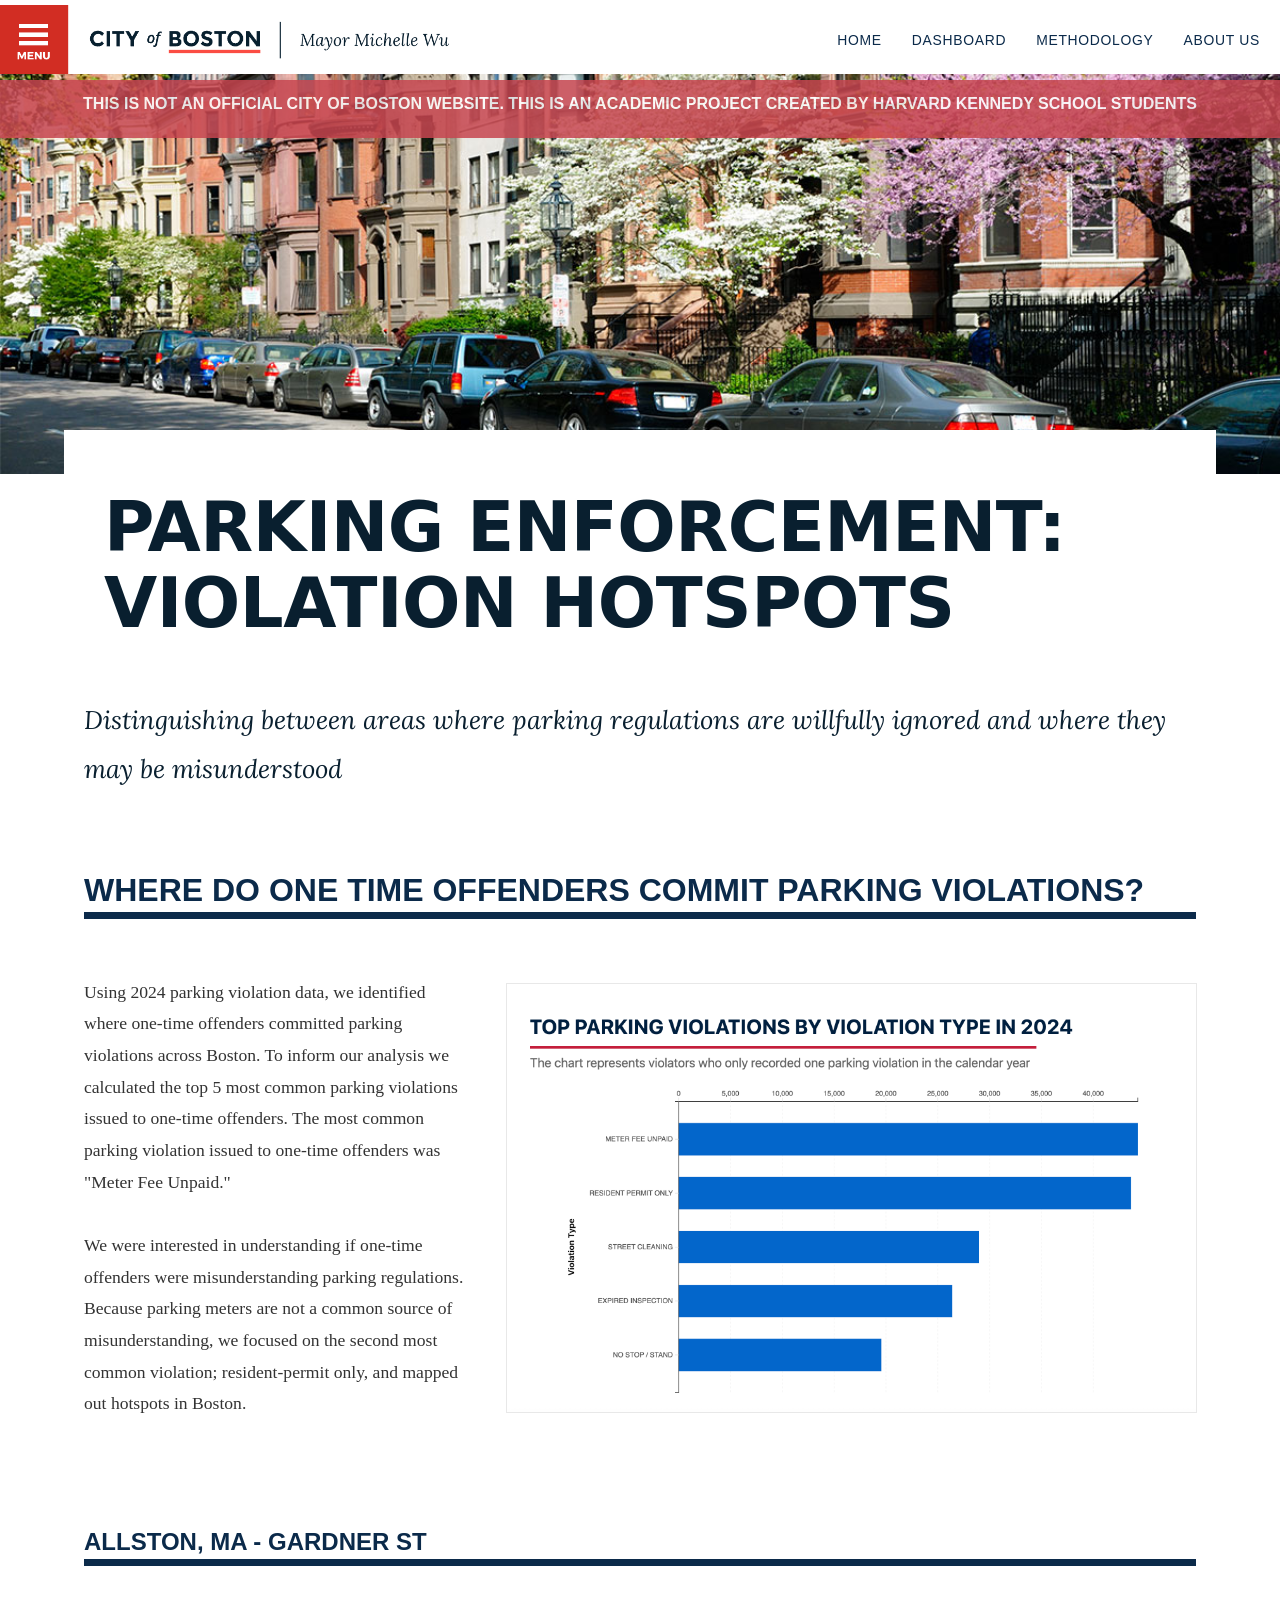
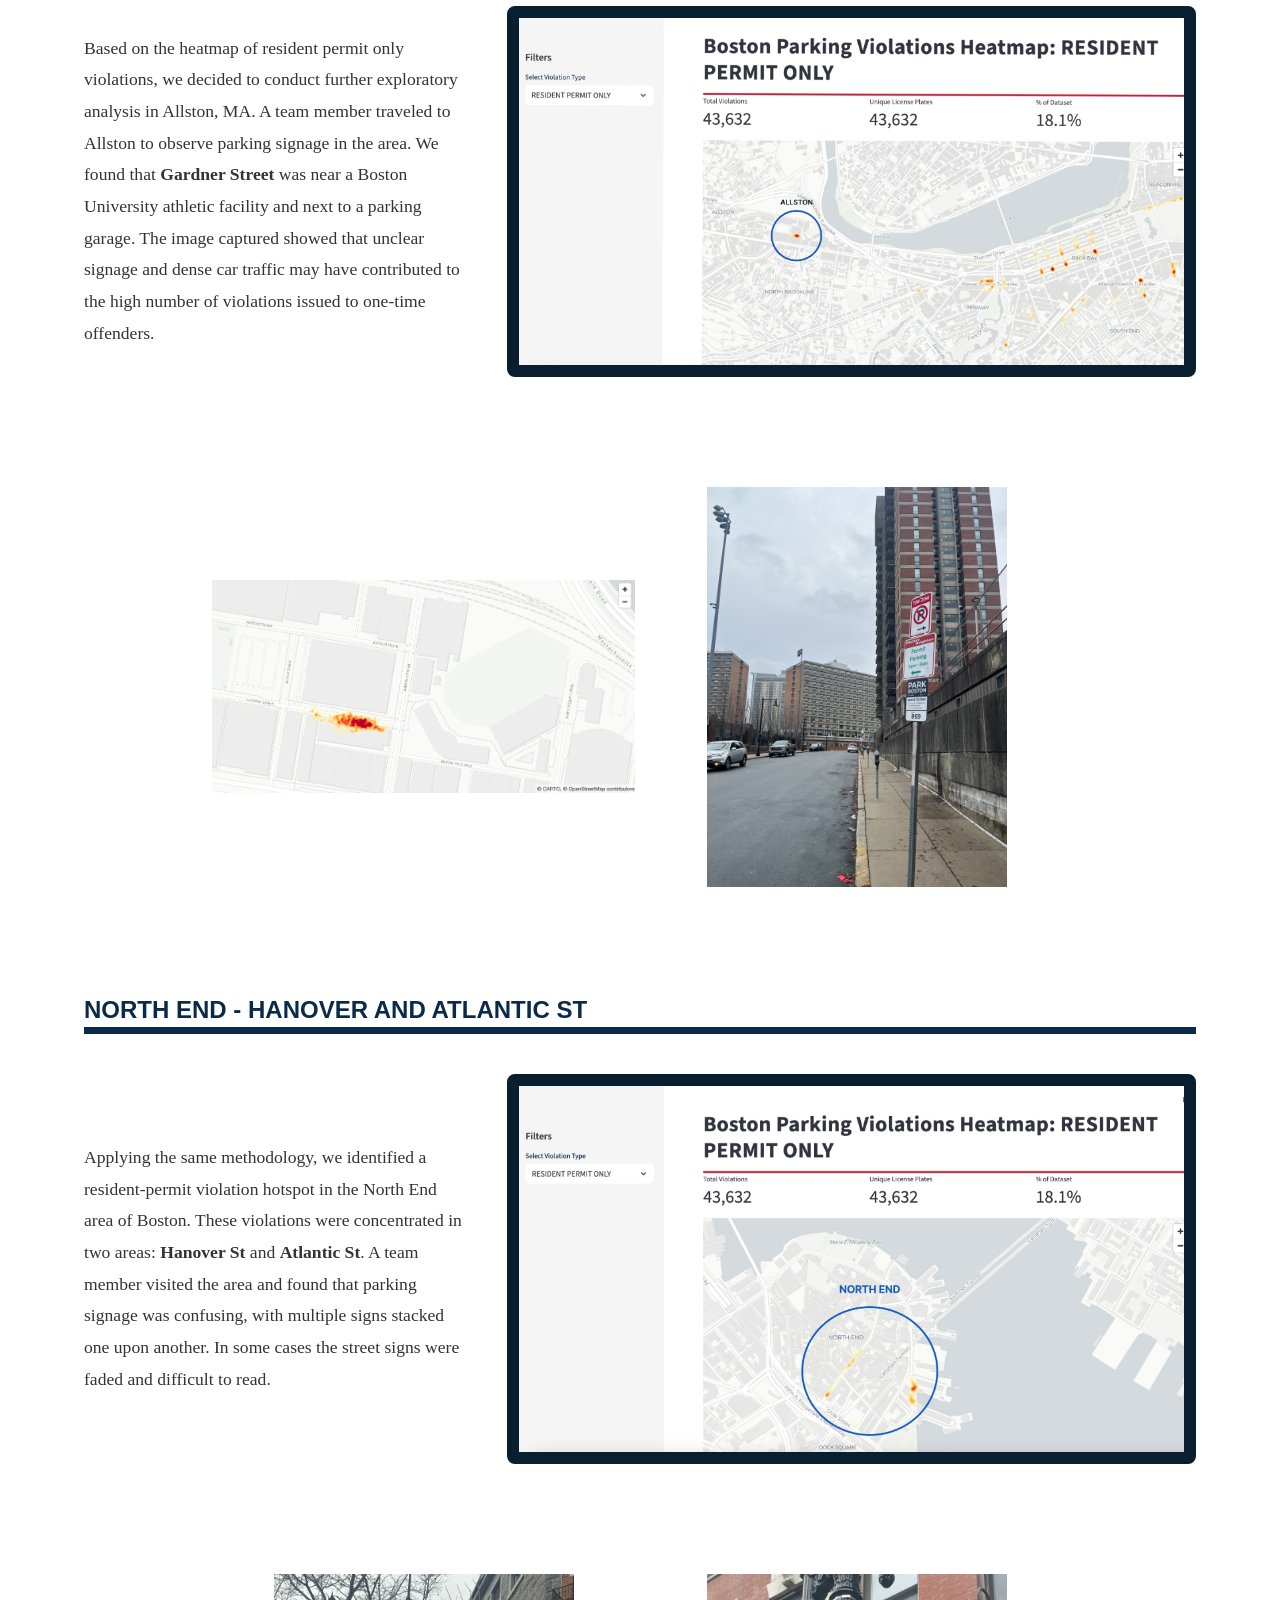
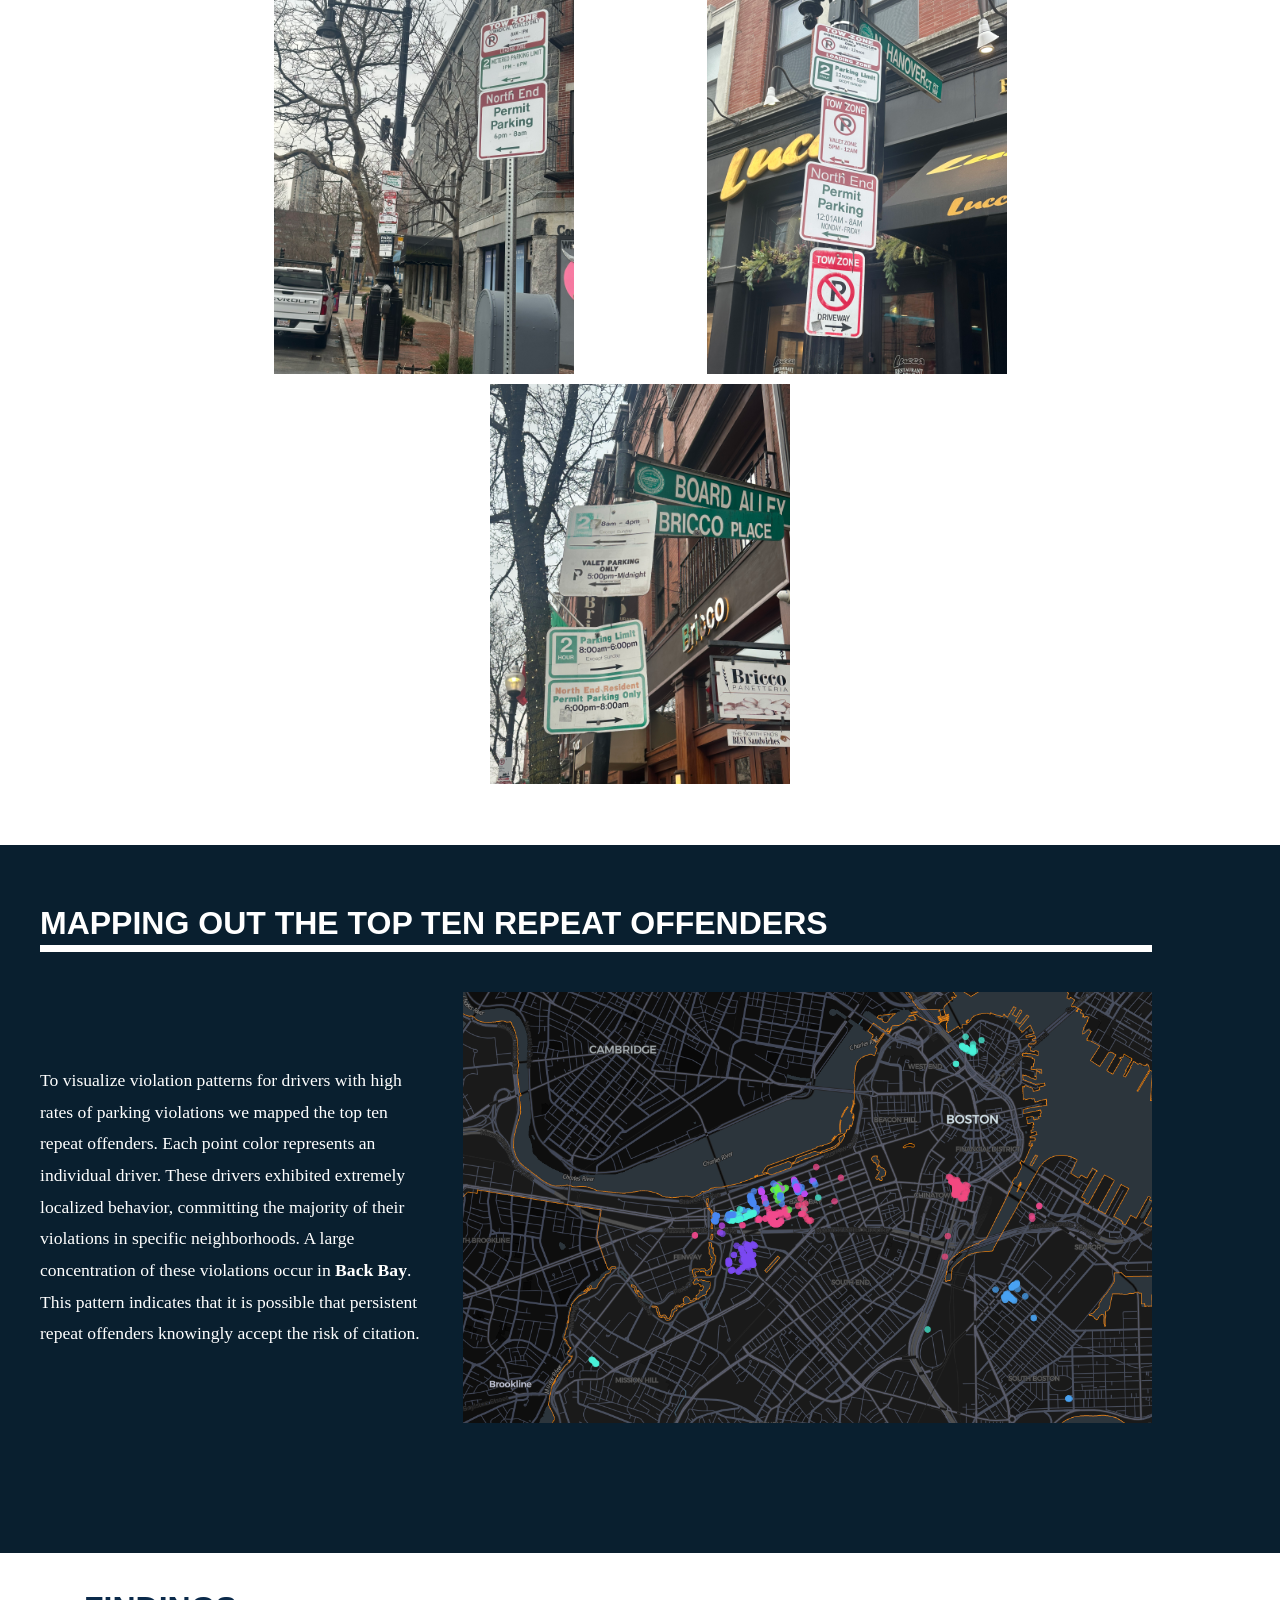
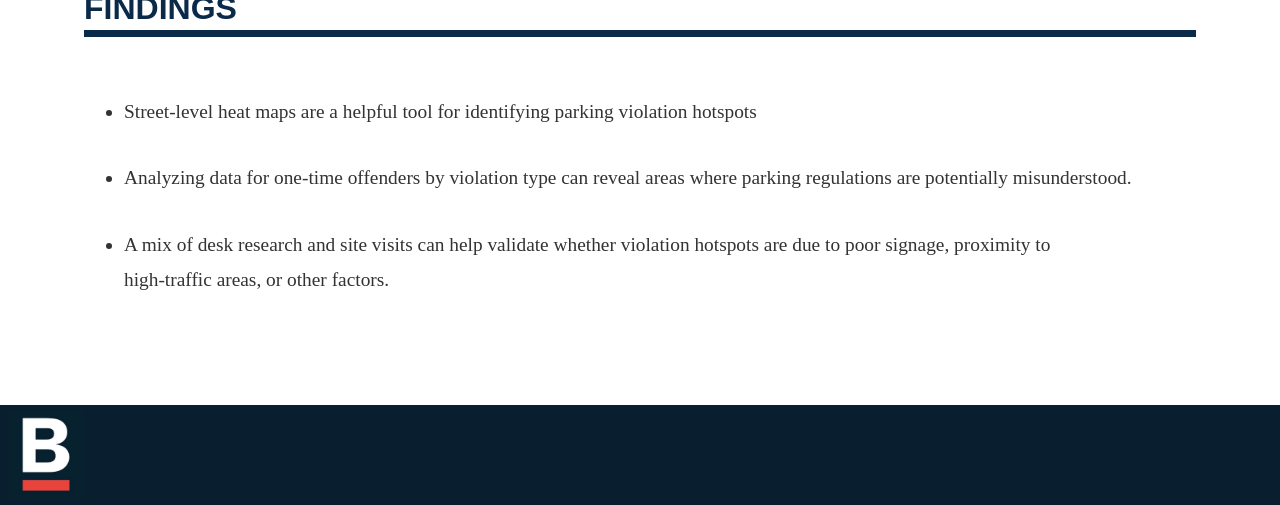
<file: index.html>
<!DOCTYPE html>
<html>
<head>
        <title>2026 Parking Plan-Boston</title>
        <link rel="stylesheet" type="text/css" href="styles/stylehome.css"> <!-- renamed the css stylesheet to improve code organization -->

        <style>
          .blue-bordered-img {
            border: 12px solid #091f2f;
            border-radius: 8px;
            box-sizing: border-box;
          }
        </style>
  <script src="https://code4policy.com/c4p-notice.js" data-year="2026" data-name="Parking Enforcement: Violation Hotspots" defer></script>
</head>

<body>
    <header class="site-header">
        <div class="header-top">
            <img src="images/michelle_wu_sign.png" alt="bostonlogo" width="80" class="logo"> <!--  embedded image of city of boston website to make the head of the website align with brand-->

            <nav class="top-nav">
                <a href="index.html" class="nav-link">Home</a>
                 <a href="https://boston-parking-violations-demo-ckw9.onrender.com/" class="nav-link" target="_blank">Dashboard</a> <!-- embedded link to dashboard on render instead of streamlit -->
                <a href="methodology/methodology.html" class="nav-link">Methodology</a>
                <a href='about_us/about_us.html' class="nav-link">About Us</a> 
               
            </nav>
        </div>
    </header> 
    <div class="separator-bar"></div>

<!-- Body Section -->
    <main class="page-body">
        <h1 class="top-placeholder-heading">Parking Enforcement: Violation Hotspots</h1>
        <p class="placeholder-subheader"> Distinguishing between areas where parking regulations are willfully ignored and where they may be misunderstood
            <br>
            <br> <!-- added these breaks to generate some breathing space for the user -->
            
        </p>

        <section class="full-width-image-section">
            <img src="images/parking.jpg" alt="Vision Zero Image">
        </section>

        <section class="side-by-side-content-section header-top-section">
            <h2>WHERE DO ONE TIME OFFENDERS COMMIT PARKING VIOLATIONS?</h2>
        </section>

        <section class="side-by-side-content-section">
            <!-- Text on the left -->
            <div class="text">
                <p>
                    Using 2024 parking violation data, we identified where one-time offenders committed parking violations across Boston. To inform our analysis we calculated the top 5 most common parking violations issued to one-time offenders. The most common parking violation issued to one-time offenders was "Meter Fee Unpaid." <br><br>We were interested in understanding if one-time offenders were misunderstanding parking regulations. Because parking meters are not a common source of misunderstanding, we focused on the second most common violation; resident-permit only, and mapped out hotspots in Boston.
                    
                </p>
            </div>
            <!-- Image on the right -->
            <div class="image-item">
                <img src="images/top_five_onetime.png" alt="bar chart showing top five parking violations for one time offenders">
            </div>

        </section>
               <section class="side-by-side-content-section header-top-section">
            <h2 class="smaller-header">Allston, MA - Gardner St</h2>
        </section>

        <section class="side-by-side-content-section">
            <!-- Text on the left -->
            <div class="text">
                <p>
                      Based on the heatmap of resident permit only violations, we decided to conduct further exploratory analysis in Allston, MA. A team member traveled to Allston to observe parking signage in the area. We found that <b>Gardner Street</b> was near a Boston University athletic facility and next to a parking garage. The image captured showed that unclear signage and dense car traffic may have contributed to the high number of violations issued to one-time offenders.  
                </p>
            </div>
            <!-- Image on the right -->
            <div class="image-item">
                <img src="images/resident_permit_allston.jpeg" alt="map showing resident permit violations for one time offenders" class="blue-bordered-img">
            </div>
        </section>

        <section class="side-by-side-section">
            <div class="image-item allston-image">
                <img src="images/allston_residentpermit_zoom.png" alt="zoomed map of Allston resident permit violations"> <!-- when embedding images, i tried to make the alt readable in case a user needs to reference the image folder -->
            </div>
            <div class="image-item">
                <img src="images/gardner_st.jpeg" alt="Gardner St photo">
            </div>
         
        </section>
        
        <section class="side-by-side-content-section header-top-section">
            <h2 class="smaller-header"> <br><br><br>North End - Hanover and Atlantic St</h2>
        </section>

        <section class="side-by-side-content-section">
            <!-- Text on the left -->
            <div class="text">
                <p>
                    Applying the same methodology, we identified a resident-permit violation hotspot in the North End area of Boston. These violations were concentrated in two areas: <b>Hanover St</b> and <b>Atlantic St</b>. A team member visited the area and found that parking signage was confusing, with multiple signs stacked one upon another. In some cases the street signs were faded and difficult to read.
                </p>
            </div>
            <!-- Image on the right -->
            <div class="image-item">
                <img src="images/north_end_resident_hotspot.jpeg" alt="North End resident permit hotspot map" class="blue-bordered-img">
            </div>
        </section>

        <section class="side-by-side-section">
            <div class="image-item">
                <img src="images/multisignatlantic.jpeg" alt="Hanover St photo">
            </div>
            <div class="image-item">
                <img src="images/hanover_st_2.jpeg" alt="Atlantic St photo">
            </div>
            <div class="image-item">
                <img src="images/fededhanover.jpeg" alt="Gardner St photo">
            </div>
        </section> <!-- embedded the 3 images side by side to illustrate signage issues in the North End -->
<br>
<br>
        <div class="blue-background-section">
            <section class="side-by-side-content-section header-top-section">
                <h2>mapping out the top ten repeat offenders</h2>
            </section>

            <section class="side-by-side-content-section">
                <!-- Text on the left -->
                <div class="text">
                    <p>
                        To visualize violation patterns for drivers with high rates of parking violations we mapped the top ten repeat offenders. Each point color represents an individual driver. These drivers exhibited extremely localized behavior, committing the majority of their violations in specific neighborhoods. A large concentration of these violations occur in <b>Back Bay</b>. This pattern indicates that it is possible that persistent repeat offenders knowingly accept the risk of citation.
                    </p>
                </div>
                <!-- Image on the right -->
                <div class="image-item">
                    <img src="images/top_ten_overall_offenders.png" alt="map showing top ten repeat offenders">
                </div>
            </section>
        </div>

        <section class="side-by-side-content-section header-top-section">
            <h2><br>FINDINGS</h2>
        </section>

        <section class="side-by-side-content-section">
            <div class="text">
                <ul>
                    <li>Street-level heat maps are a helpful tool for identifying parking violation hotspots</li> <br>
                    <li>Analyzing data for one-time offenders by violation type can reveal areas where parking regulations are potentially misunderstood.</li> <br>
                    <li>A mix of desk research and site visits can help validate whether violation hotspots are due to poor signage, proximity to <br>high-traffic areas, or other factors.</li>
                </ul>
            </div>
        </section>
    </main>
    
    <!-- Back to Top Button -->
    <button id="backToTopBtn" class="back-to-top-btn" title="Go to top">
        <div class="button-content">
            <svg class="button-arrow" width="24" height="24" viewBox="0 0 24 24" fill="none" stroke="white" stroke-width="2">
                <polyline points="18 15 12 9 6 15"></polyline>
            </svg>
            <span class="button-text">BACK TO TOP</span>
        </div>
    </button>

    <div class="disclaimer-container">
        <h3> This is not an official City of Boston website. This is an academic project created by Harvard Kennedy School students</h3>
    </div>
    <div class="separator-bar">
        <img src="images/bostonlogo.jpg" alt="bostonlogo" class="separator-logo">
    </div>

    <script>
        // Get the back to top button
        const backToTopBtn = document.getElementById('backToTopBtn');
        
        // Function to handle scroll events
        function handleScroll() {
            // Get the Allston header element
            const allstonHeader = document.querySelector('h2.smaller-header');
            
            if (allstonHeader) {
                // Get the position of the Allston header
                const headerRect = allstonHeader.getBoundingClientRect(); 
                
                // Show button if the header is above the viewport (no longer visible)
                if (headerRect.top < 0) {
                    backToTopBtn.classList.add('show');
                } else {
                    backToTopBtn.classList.remove('show');
                }
            }
        }
        
        // Add scroll event listener
        window.addEventListener('scroll', handleScroll);
        
        // Add click event listener to button
        backToTopBtn.addEventListener('click', function() {
            window.scrollTo({
                top: 0,
                behavior: 'smooth'
            });
        });
    </script> <!-- generated back to top button script so that a user can easily navigate to the top of the page if disoriented. in line 180-182 I set the Allston-Gardner St subheader as the reference point for when to activate/de-activate this feature -->

    </body>
</html>
</file>
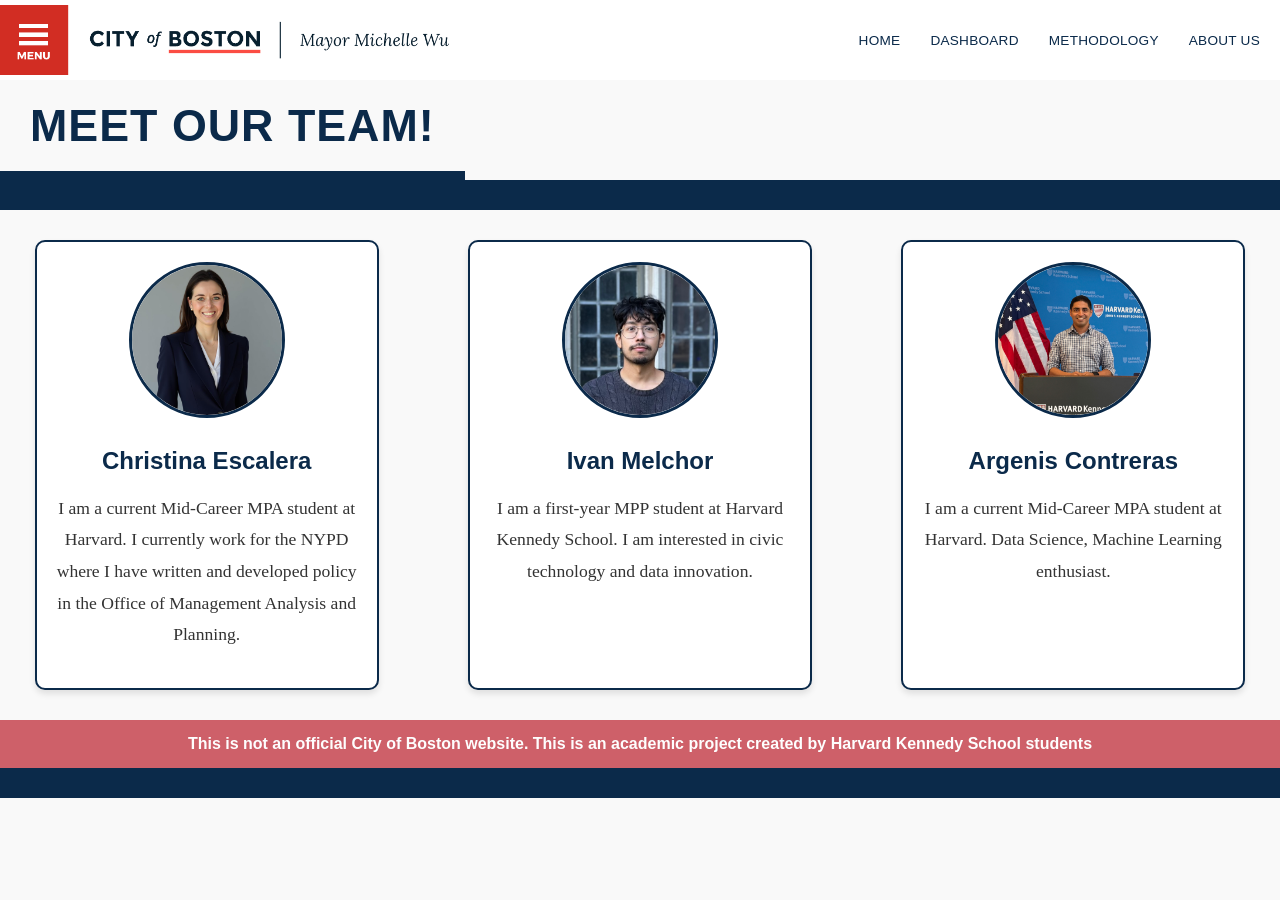
<file: our-team/index.html>
<!DOCTYPE html>
<html lang="en">
<head>
  <meta charset="UTF-8">
  <meta name="viewport" content="width=device-width, initial-scale=1.0">
  <title>Team Bios</title>
  <link rel="stylesheet" href="../styles/ourteam.css">
</head>
<body>

  <header class="site-header">
    <div class="header-top">
      <img src="../images/michelle_wu_sign.png" alt="bostonlogo" width="80" class="logo">
      <nav class="top-nav">
        <a href="../index.html" class="nav-link">Home</a>
        <a href="https://bostonparkingdashboard.streamlit.app/" class="nav-link" target="_blank">Dashboard</a>
        <a href="../2024Hazardous/2024hazardous.html" class="nav-link">Methodology</a>
        <a href="../our-team/index.html" class="nav-link">About Us</a>
      </nav>
    </div>
    <h1 class="header-text">Meet Our Team!</h1>
  </header>

  <div class="separator-bar"></div>

    

  <div class="team-container">
    <div class="team-member">
      <img src="images/christina.JPG" alt="Person 1">
      <h2>Christina Escalera</h2>
      <p>I am a current Mid-Career MPA student at Harvard. I currently work for the NYPD where I have written and developed policy in the Office of Management Analysis and Planning. </p>
    </div>

    <div class="team-member">
      <img src="images/IMG_0946.jpg" alt="Person 2">
      <h2>Ivan Melchor</h2>
      <p>I am a first-year MPP student at Harvard Kennedy School. I am interested in civic technology and data innovation.</p>
    </div>

    <div class="team-member">
      <img src="images/arge.jpg" alt="Person 3">
      <h2>Argenis Contreras</h2>
      <p>I am a current Mid-Career MPA student at Harvard. Data Science, Machine Learning enthusiast.</p>
    </div>
    </div>
    
    <div class="disclaimer-container">
        <h3> This is not an official City of Boston website. This is an academic project created by Harvard Kennedy School students</h3>
    </div>
    <div class="separator-bar"></div>


<!-- HOME button removed as requested -->
</body>
</html>
</file>
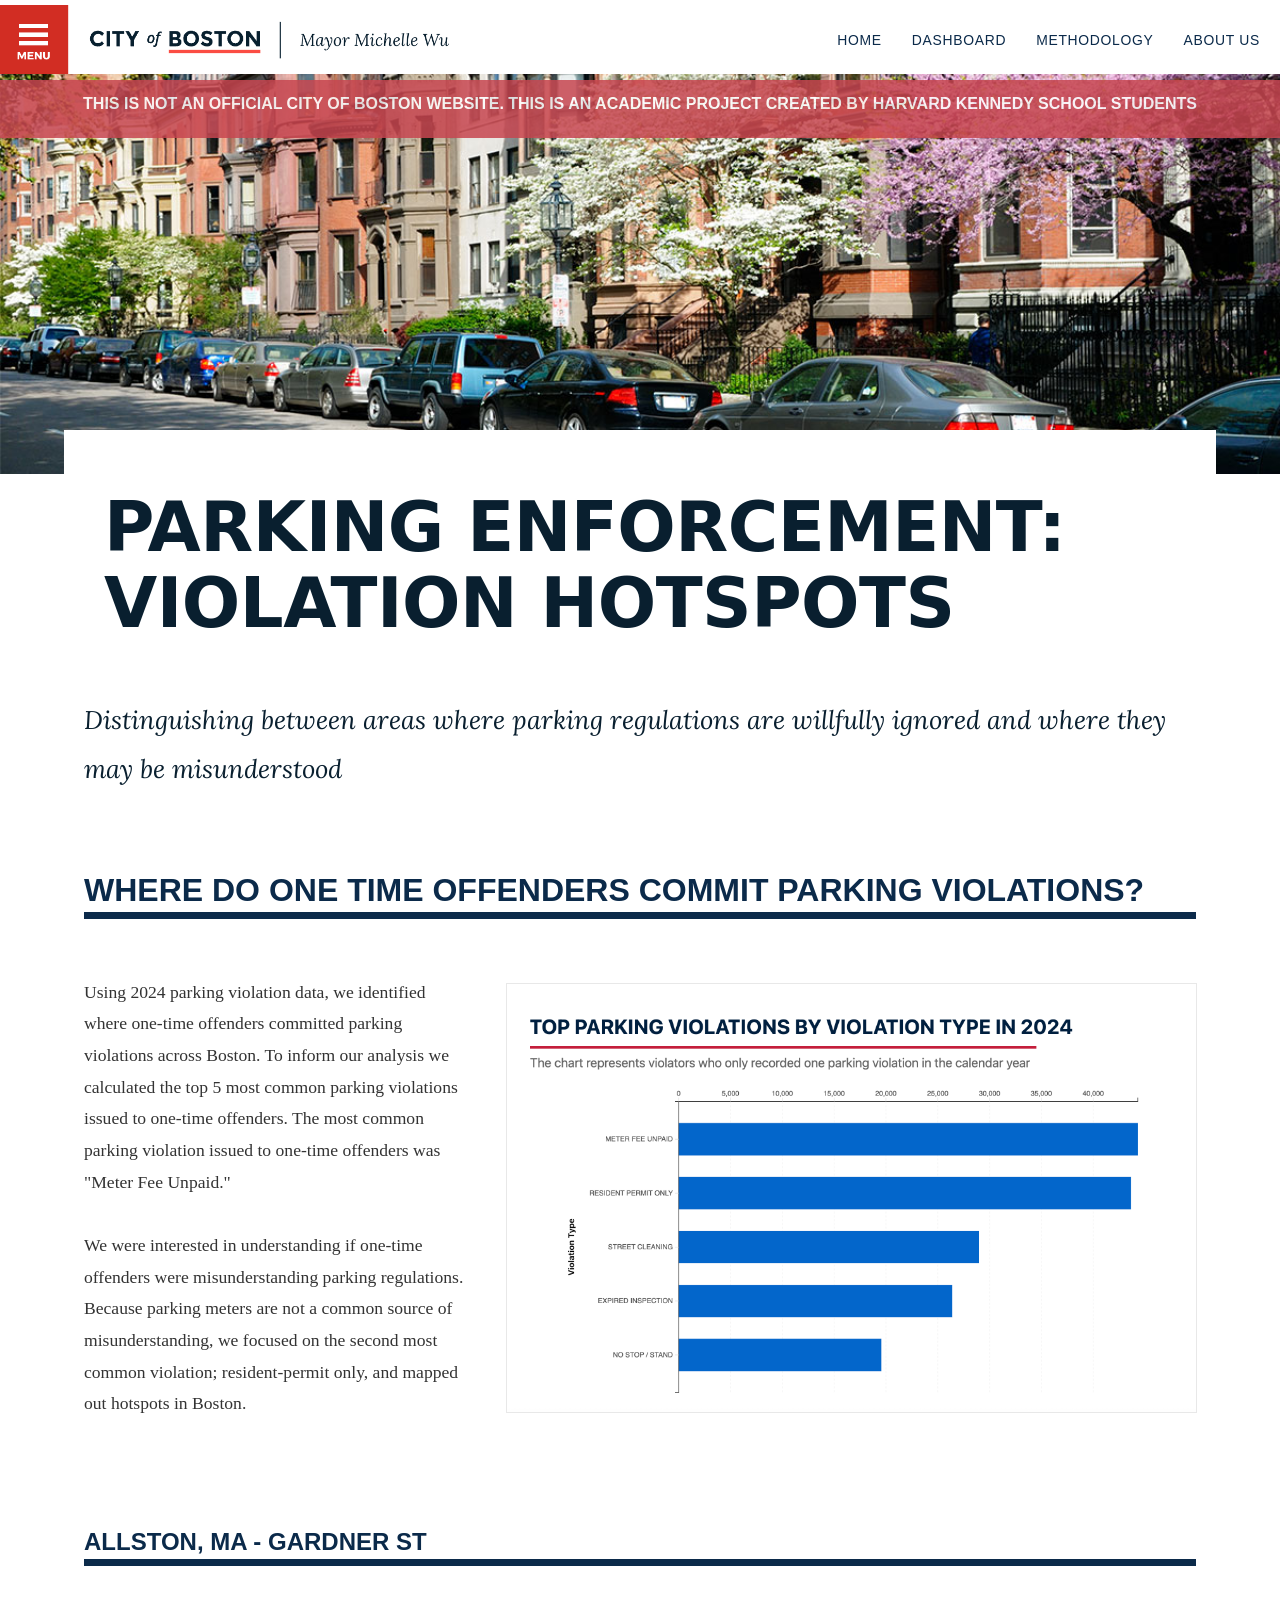
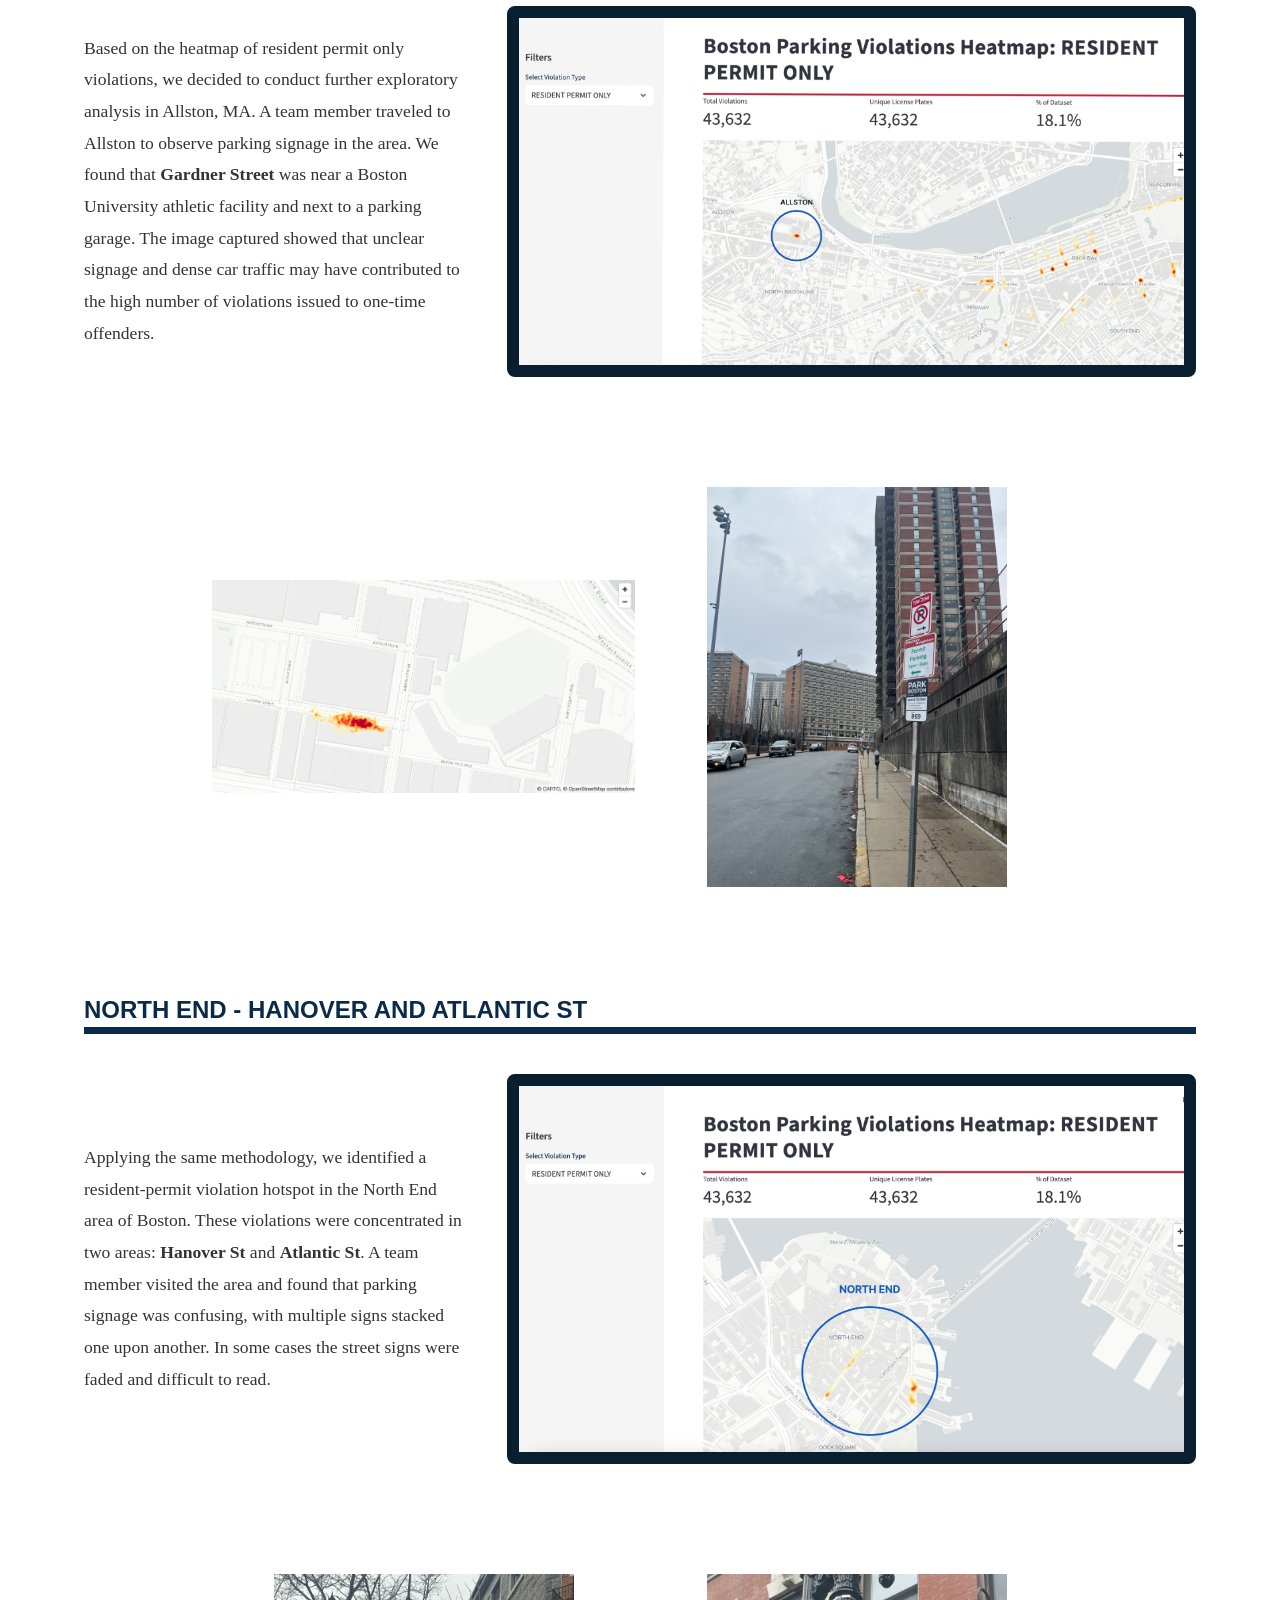
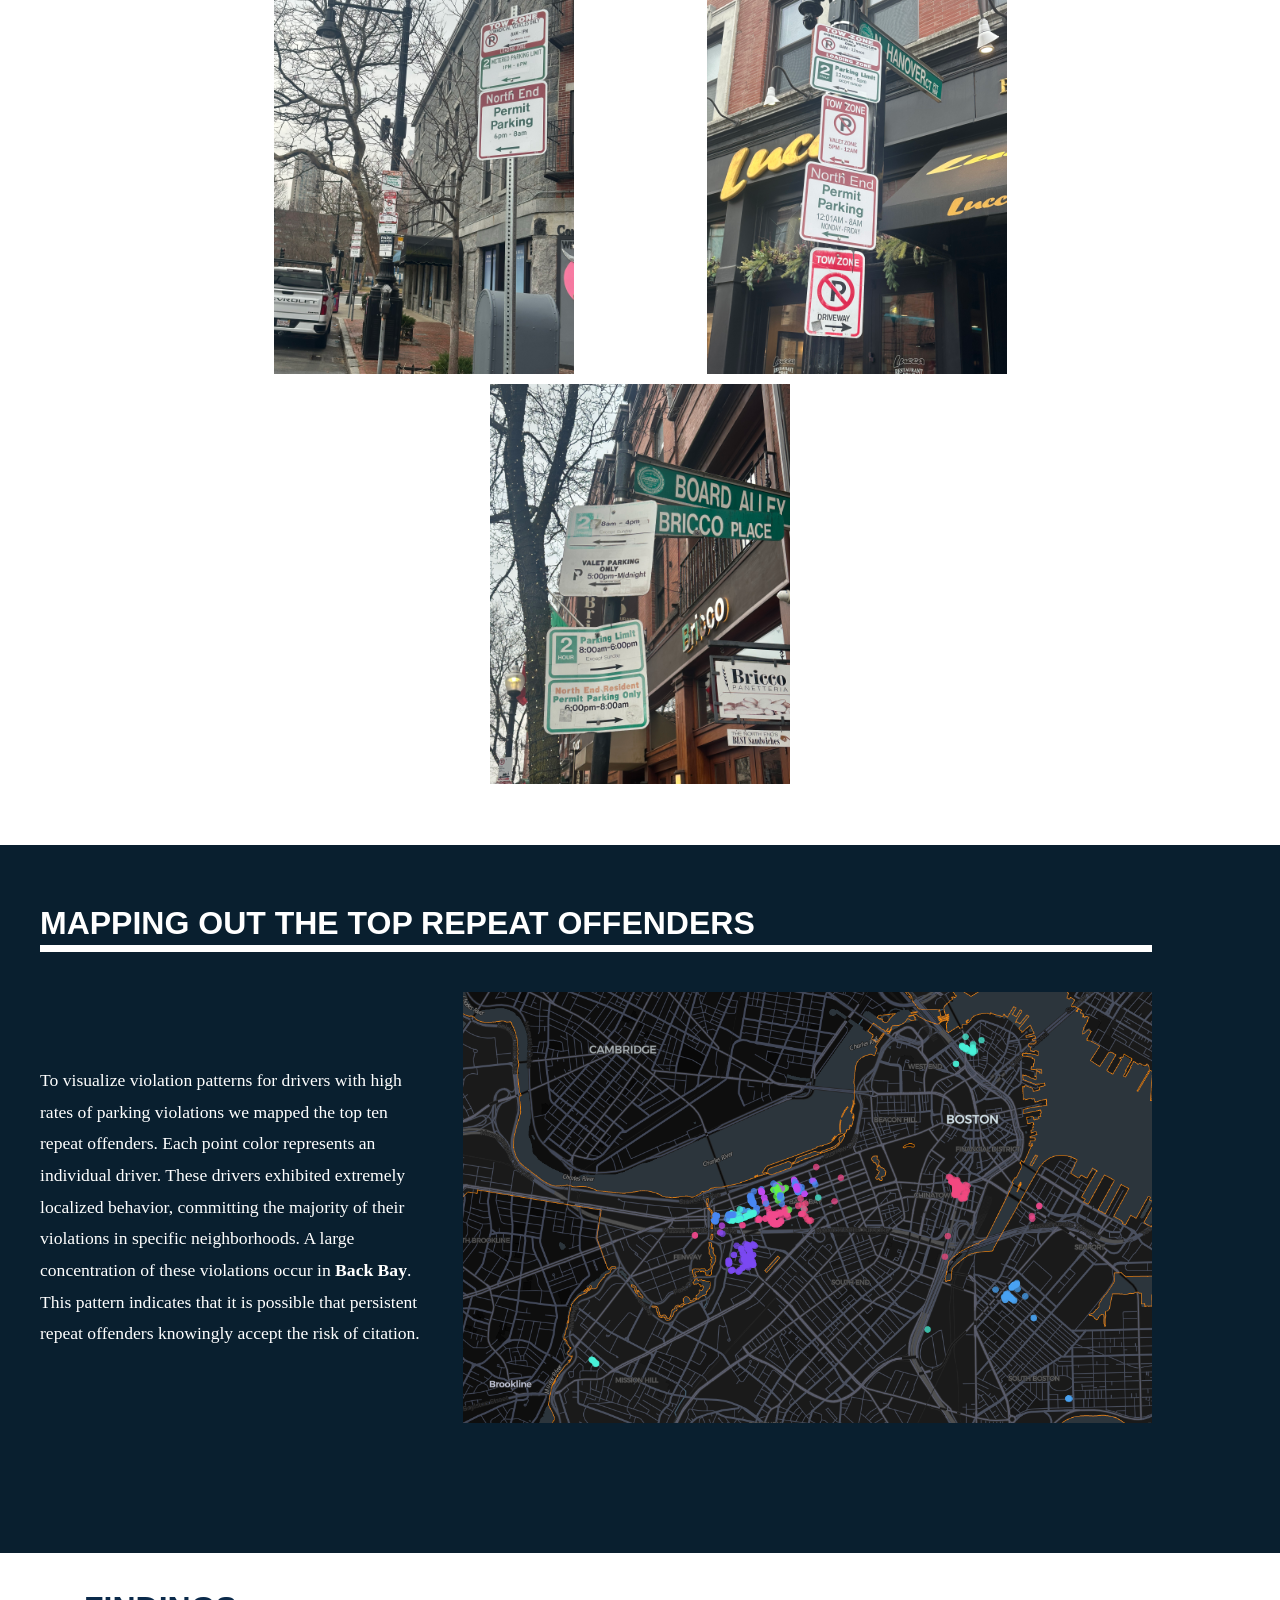
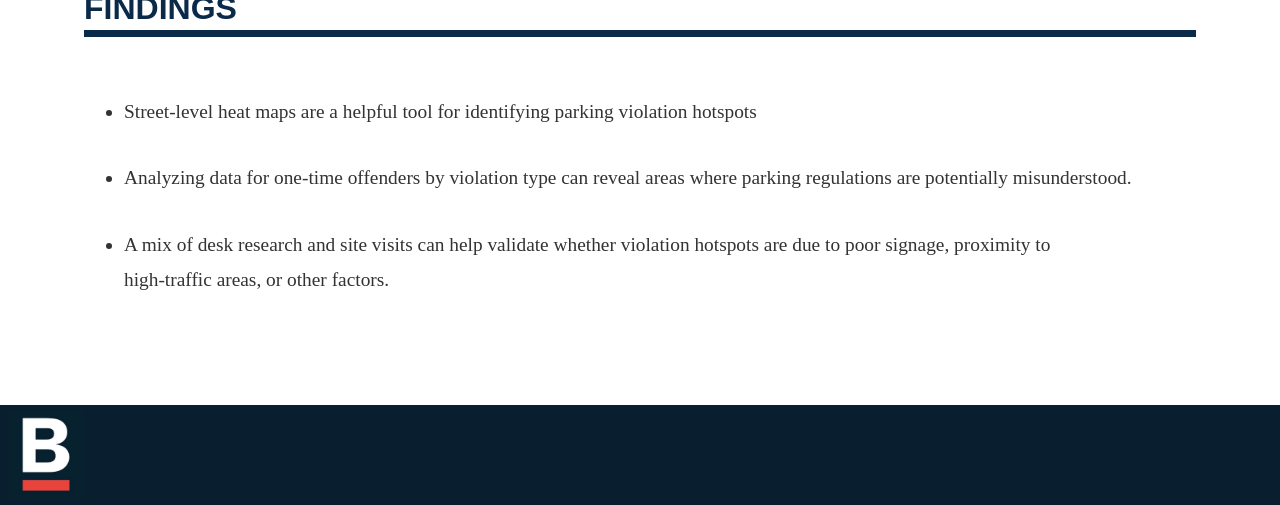
<file: home.html>
<!DOCTYPE html>
<html>
<head>
        <title>2026 Parking Plan-Boston</title>
        <link rel="stylesheet" type="text/css" href="styles/stylehome.css">
        <style>
          .blue-bordered-img {
            border: 12px solid #091f2f;
            border-radius: 8px;
            box-sizing: border-box;
          }
        </style>
</head>

<body>
    <header class="site-header">
        <div class="header-top">
            <img src="images/michelle_wu_sign.png" alt="bostonlogo" width="80" class="logo">
            <nav class="top-nav">
                <a href="home.html" class="nav-link">Home</a>
                 <a href="https://violationsboston.streamlit.app/" class="nav-link" target="_blank">Dashboard</a>
                <a href="methodology/methodology.html" class="nav-link">Methodology</a>
                <a href='about_us/about_us.html' class="nav-link">About Us</a>
               
            </nav>
        </div>
    </header> 
    <div class="separator-bar"></div>

<!-- Body Section -->
    <main class="page-body">
        <h1 class="top-placeholder-heading">Parking Enforcement: Violation Hotspots</h1>
        <p class="placeholder-subheader"> Distinguishing between areas where parking regulations are willfully ignored and where they may be misunderstood
            <br>
            <br>
            
        </p>

        <section class="full-width-image-section">
            <img src="images/parking.jpg" alt="Vision Zero Image">
        </section>

        <section class="side-by-side-content-section header-top-section">
            <h2>WHERE DO ONE TIME OFFENDERS COMMIT PARKING VIOLATIONS?</h2>
        </section>

        <section class="side-by-side-content-section">
            <!-- Text on the left -->
            <div class="text">
                <p>
                    Using 2024 parking violation data, we identified where one-time offenders committed parking violations across Boston. To inform our analysis we calculated the top 5 most common parking violations issued to one-time offenders. The most common parking violation issued to one-time offenders was "Meter Fee Unpaid." <br><br>We were interested in understanding if one-time offenders were misunderstanding parking regulations. Because parking meters are not a common source of misunderstanding, we focused on the second most common violation; resident-permit only, and mapped out hotspots in Boston.
                    
                </p>
            </div>
            <!-- Image on the right -->
            <div class="image-item">
                <img src="images/top_five_onetime.png" alt="bar chart showing top five parking violations for one time offenders">
            </div>

        </section>
               <section class="side-by-side-content-section header-top-section">
            <h2 class="smaller-header">Allston, MA - Gardner St</h2>
        </section>

        <section class="side-by-side-content-section">
            <!-- Text on the left -->
            <div class="text">
                <p>
                      Based on the heatmap of resident permit only violations, we decided to conduct further exploratory analysis in Allston, MA. A team member traveled to Allston to observe parking signage in the area. We found that <b>Gardner Street</b> was near a Boston University athletic facility and next to a parking garage. The image captured showed that unclear signage and dense car traffic may have contributed to the high number of violations issued to one-time offenders.  
                </p>
            </div>
            <!-- Image on the right -->
            <div class="image-item">
                <img src="images/resident_permit_allston.jpeg" alt="map showing resident permit violations for one time offenders" class="blue-bordered-img">
            </div>
        </section>

        <section class="side-by-side-section">
            <div class="image-item allston-image">
                <img src="images/allston_residentpermit_zoom.png" alt="zoomed map of Allston resident permit violations">
            </div>
            <div class="image-item">
                <img src="images/gardner_st.jpeg" alt="Gardner St photo">
            </div>
         
        </section>
        
        <section class="side-by-side-content-section header-top-section">
            <h2 class="smaller-header"> <br><br><br>North End - Hanover and Atlantic St</h2>
        </section>

        <section class="side-by-side-content-section">
            <!-- Text on the left -->
            <div class="text">
                <p>
                    Applying the same methodology, we identified a resident-permit violation hotspot in the North End area of Boston. These violations were concentrated in two areas: <b>Hanover St</b> and <b>Atlantic St</b>. A team member visited the area and found that parking signage was confusing, with multiple signs stacked one upon another. In some cases the street signs were faded and difficult to read.
                </p>
            </div>
            <!-- Image on the right -->
            <div class="image-item">
                <img src="images/north_end_resident_hotspot.jpeg" alt="North End resident permit hotspot map" class="blue-bordered-img">
            </div>
        </section>

        <section class="side-by-side-section">
            <div class="image-item">
                <img src="images/multisignatlantic.jpeg" alt="Hanover St photo">
            </div>
            <div class="image-item">
                <img src="images/hanover_st_2.jpeg" alt="Atlantic St photo">
            </div>
            <div class="image-item">
                <img src="images/fededhanover.jpeg" alt="Gardner St photo">
            </div>
        </section>
<br>
<br>
        <div class="blue-background-section">
            <section class="side-by-side-content-section header-top-section">
                <h2>mapping out the top repeat offenders</h2>
            </section>

            <section class="side-by-side-content-section">
                <!-- Text on the left -->
                <div class="text">
                    <p>
                        To visualize violation patterns for drivers with high rates of parking violations we mapped the top ten repeat offenders. Each point color represents an individual driver. These drivers exhibited extremely localized behavior, committing the majority of their violations in specific neighborhoods. A large concentration of these violations occur in <b>Back Bay</b>. This pattern indicates that it is possible that persistent repeat offenders knowingly accept the risk of citation.
                    </p>
                </div>
                <!-- Image on the right -->
                <div class="image-item">
                    <img src="images/top_ten_overall_offenders.png" alt="map showing top ten repeat offenders">
                </div>
            </section>
        </div>

        <section class="side-by-side-content-section header-top-section">
            <h2><br>FINDINGS</h2>
        </section>

        <section class="side-by-side-content-section">
            <div class="text">
                <ul>
                    <li>Street-level heat maps are a helpful tool for identifying parking violation hotspots</li> <br>
                    <li>Analyzing data for one-time offenders by violation type can reveal areas where parking regulations are potentially misunderstood.</li> <br>
                    <li>A mix of desk research and site visits can help validate whether violation hotspots are due to poor signage, proximity to <br>high-traffic areas, or other factors.</li>
                </ul>
            </div>
        </section>
    </main>
    
    <!-- Back to Top Button -->
    <button id="backToTopBtn" class="back-to-top-btn" title="Go to top">
        <div class="button-content">
            <svg class="button-arrow" width="24" height="24" viewBox="0 0 24 24" fill="none" stroke="white" stroke-width="2">
                <polyline points="18 15 12 9 6 15"></polyline>
            </svg>
            <span class="button-text">BACK TO TOP</span>
        </div>
    </button>

    <div class="disclaimer-container">
        <h3> This is not an official City of Boston website. This is an academic project created by Harvard Kennedy School students</h3>
    </div>
    <div class="separator-bar">
        <img src="images/bostonlogo.jpg" alt="bostonlogo" class="separator-logo">
    </div>

    <script>
        // Get the back to top button
        const backToTopBtn = document.getElementById('backToTopBtn');
        
        // Function to handle scroll events
        function handleScroll() {
            // Get the Allston header element
            const allstonHeader = document.querySelector('h2.smaller-header');
            
            if (allstonHeader) {
                // Get the position of the Allston header
                const headerRect = allstonHeader.getBoundingClientRect();
                
                // Show button if the header is above the viewport (no longer visible)
                if (headerRect.top < 0) {
                    backToTopBtn.classList.add('show');
                } else {
                    backToTopBtn.classList.remove('show');
                }
            }
        }
        
        // Add scroll event listener
        window.addEventListener('scroll', handleScroll);
        
        // Add click event listener to button
        backToTopBtn.addEventListener('click', function() {
            window.scrollTo({
                top: 0,
                behavior: 'smooth'
            });
        });
    </script>

    </body>
</html>
</file>
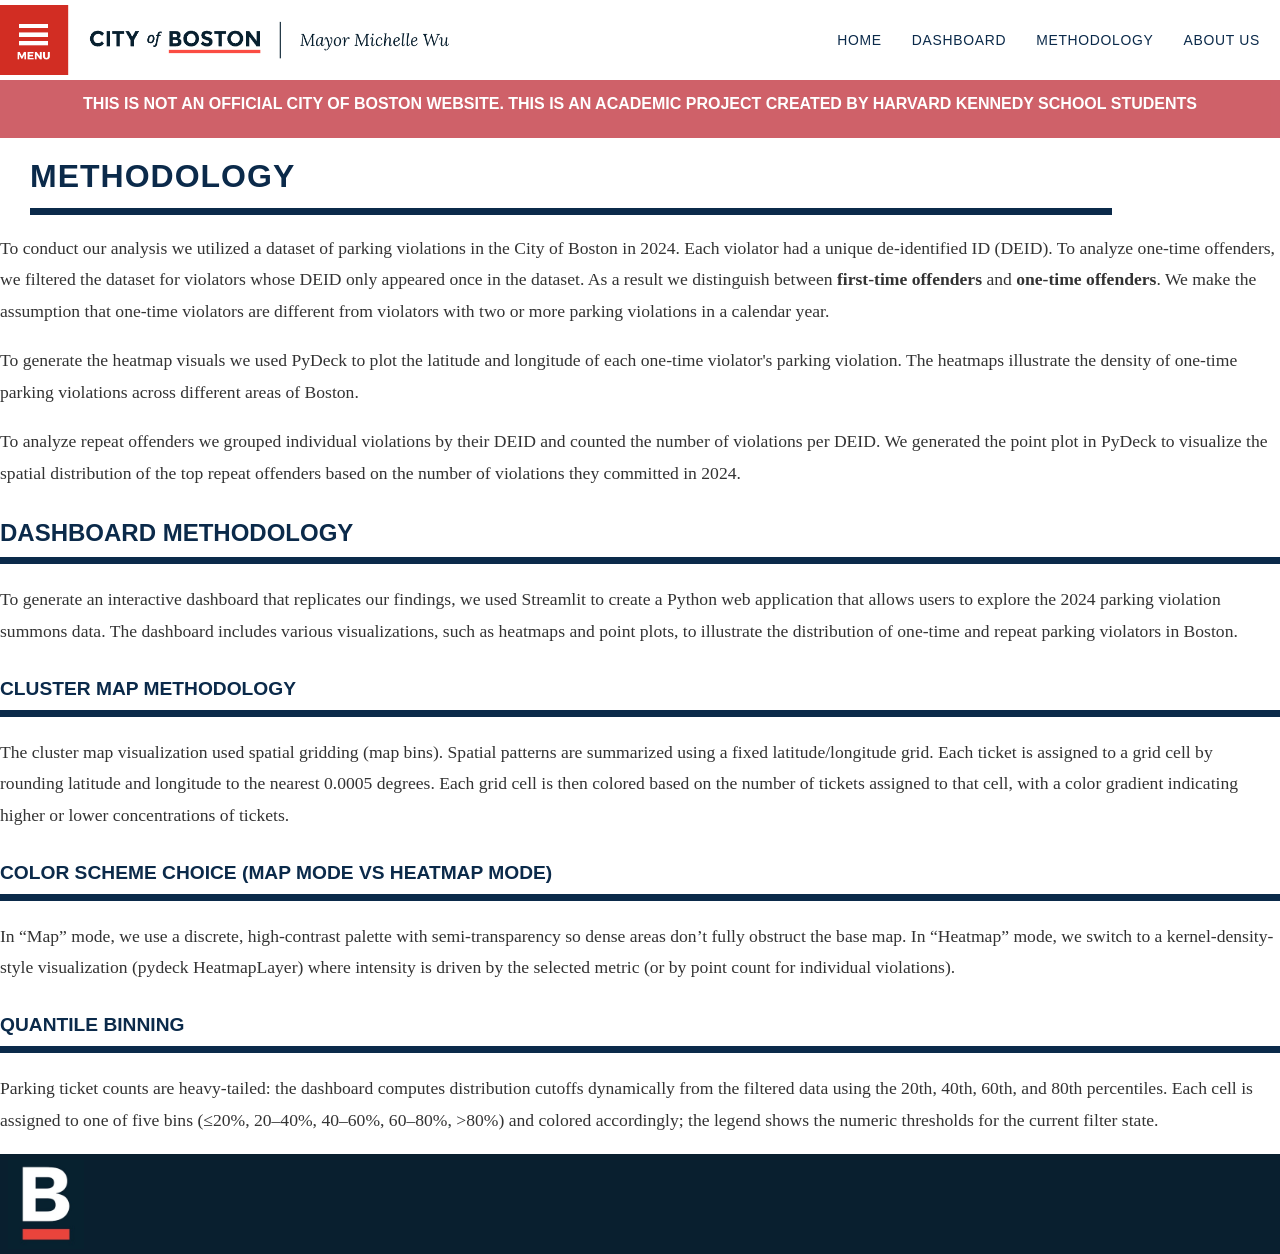
<file: 2024Hazardous/2024hazardous.html>
<!DOCTYPE html>
<html>
<head>
    <title>2024 Hazardous Parking Violations</title>
    <link rel="stylesheet" type="text/css" href="../styles/stylehome.css">
</head>
<body>
    <header class="site-header">
        <div class="header-top">
            <img src="../images/michelle_wu_sign.png" alt="bostonlogo" width="80" class="logo">
            <nav class="top-nav">
                <a href="../index.html" class="nav-link">Home</a>
                <a href="https://bostonparkingdashboard.streamlit.app/" class="nav-link" target="_blank">Dashboard</a>
                <a href="../2024Hazardous/2024hazardous.html" class="nav-link">Methodology</a>
                <a href="../our-team/index.html" class="nav-link">About Us</a>
            </nav>
        </div>
        </div>
    </header>
    
    <div class="disclaimer-container methodology-page-disclaimer">
        <h3> This is not an official City of Boston website. This is an academic project created by Harvard Kennedy School students</h3>
    </div>

    <h1 class="header-text">Methodology</h1>

    <div class="content">
        <p>
            To conduct our analysis we utilized a dataset of parking violations in the City of Boston in 2024. Each violator had a unique de-identified ID (DEID). To analyze one-time offenders, we filtered the dataset for violators whose DEID only appeared once in the dataset. As a result we distinguish between <b>first-time offenders</b> and <b>one-time offenders</b>. We make the assumption that one-time violators are different from violators with two or more parking violations in a calendar year. 
        </p>

        <p>
            To generate the heatmap visuals we used PyDeck to plot the latitude and longitude of each one-time violator's parking violation. The heatmaps illustrate the density of one-time parking violations across different areas of Boston.
        </p>

        <p>
            To analyze repeat offenders we grouped individual violations by their DEID and counted the number of violations per DEID. We generated the point plot in PyDeck to visualize the spatial distribution of the top repeat offenders based on the number of violations they committed in 2024.
        </p>

        <h3>Dashboard Methodology</h3>

              <p>
            To generate an interactive dashboard that replicates our findings, we used Streamlit to create a Python web application that allows users to explore the 2024 parking violation summons data. The dashboard includes various visualizations, such as heatmaps and point plots, to illustrate the distribution of one-time and repeat parking violators in Boston.   

        </p>

         <h4>Cluster Map Methodology</h4>

        <p>
             The cluster map visualization used spatial gridding (map bins). Spatial patterns are summarized using a fixed latitude/longitude grid. Each ticket is assigned to a grid cell by rounding latitude and longitude to the nearest 0.0005 degrees. Each grid cell is then colored based on the number of tickets assigned to that cell, with a color gradient indicating higher or lower concentrations of tickets.
        </p>

         <h4>Color scheme choice (map mode vs heatmap mode)</h4>
        <p>
              In “Map” mode, we use a discrete, high-contrast palette with semi-transparency so dense areas don’t fully obstruct the base map. In “Heatmap” mode, we switch to a kernel-density-style visualization (pydeck HeatmapLayer) where intensity is driven by the selected metric (or by point count for individual violations).
        </p>

        <h4>Quantile binning</h4>
        <p>
            Parking ticket counts are heavy-tailed: the dashboard computes distribution cutoffs dynamically from the filtered data using the 20th, 40th, 60th, and 80th percentiles. Each cell is assigned to one of five bins (≤20%, 20–40%, 40–60%, 60–80%, >80%) and colored accordingly; the legend shows the numeric thresholds for the current filter state. 
        </p>
    </div>
    
    <div class="separator-bar">
        <img src="../images/bostonlogo.jpg" alt="bostonlogo" class="separator-logo">
    </div>

    <!-- Back to Top Button -->
    <button id="backToTopBtn" class="back-to-top-btn" title="Go to top">
        <div class="button-content">
            <svg class="button-arrow" width="24" height="24" viewBox="0 0 24 24" fill="none" stroke="white" stroke-width="2">
                <polyline points="18 15 12 9 6 15"></polyline>
            </svg>
            <span class="button-text">BACK TO TOP</span>
        </div>
    </button>

    <script>
        // Get the back to top button
        const backToTopBtn = document.getElementById('backToTopBtn');
        
        // Function to handle scroll events
        function handleScroll() {
            // Get the Methodology header element
            const methodologyHeader = document.querySelector('.header-text');
            
            if (methodologyHeader) {
                // Get the position of the Methodology header
                const headerRect = methodologyHeader.getBoundingClientRect();
                
                // Show button if the header is above the viewport (no longer visible)
                if (headerRect.top < 0) {
                    backToTopBtn.classList.add('show');
                } else {
                    backToTopBtn.classList.remove('show');
                }
            }
        }
        
        // Add scroll event listener
        window.addEventListener('scroll', handleScroll);
        
        // Add click event listener to button
        backToTopBtn.addEventListener('click', function() {
            window.scrollTo({
                top: 0,
                behavior: 'smooth'
            });
        });
    </script>
</body>
</html>
</file>
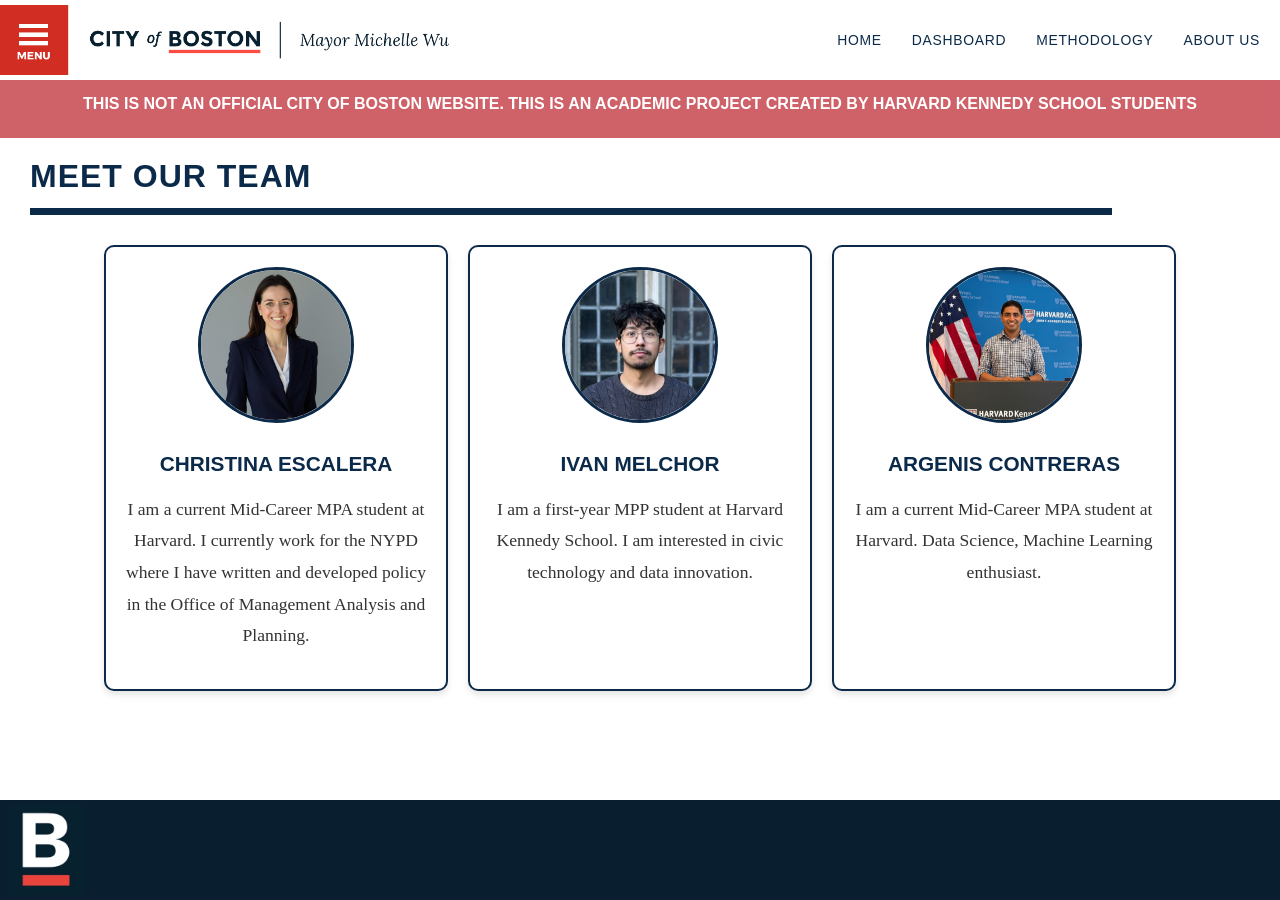
<file: about_us/about_us.html>
<!DOCTYPE html>
<html>
<head>
    <title>Meet Our Team</title>
    <link rel="stylesheet" type="text/css" href="../styles/about_us.css"> <!-- references about_us stylesheet to style the about us page -->
  <script src="https://code4policy.com/c4p-notice.js" data-year="2026" data-name="Parking Enforcement: Violation Hotspots" defer></script>
</head>
<body>
    <header class="site-header">
        <div class="header-top">
            <img src="../images/michelle_wu_sign.png" alt="bostonlogo" width="80" class="logo">
            <nav class="top-nav">
                <a href="../index.html" class="nav-link">Home</a>
                <a href="https://boston-parking-violations-demo-ckw9.onrender.com/" class="nav-link" target="_blank">Dashboard</a>
                <a href="../methodology/methodology.html" class="nav-link">Methodology</a>
                <a href="../about_us/about_us.html" class="nav-link">About Us</a>
            </nav>
        </div>
        </div>
    </header>
    
    <div class="disclaimer-container about-us-page-disclaimer">
        <h3> This is not an official City of Boston website. This is an academic project created by Harvard Kennedy School students</h3> 
    </div> <!-- disclaimer at the top of the page -->

    <h1 class="header-text">Meet Our Team</h1>

    <div class="team-container">
        <div class="team-member">
            <img src="images/christina.JPG" alt="Christina Escalera">
            <h2>Christina Escalera</h2>
            <p>I am a current Mid-Career MPA student at Harvard. I currently work for the NYPD where I have written and developed policy in the Office of Management Analysis and Planning. </p>
        </div> <!-- loads images from the image folder inside about_us -->

        <div class="team-member">
            <img src="images/IMG_0946.jpg" alt="Ivan Melchor">
            <h2>Ivan Melchor</h2>
            <p>I am a first-year MPP student at Harvard Kennedy School. I am interested in civic technology and data innovation.</p>
        </div>

        <div class="team-member">
            <img src="images/arge.jpg" alt="Argenis Contreras">
            <h2>Argenis Contreras</h2>
            <p>I am a current Mid-Career MPA student at Harvard. Data Science, Machine Learning enthusiast.</p>
        </div>
    </div>

    <div class="separator-bar">
        <img src="../images/bostonlogo.jpg" alt="bostonlogo" class="separator-logo">
    </div>

</body>
</html>
</file>
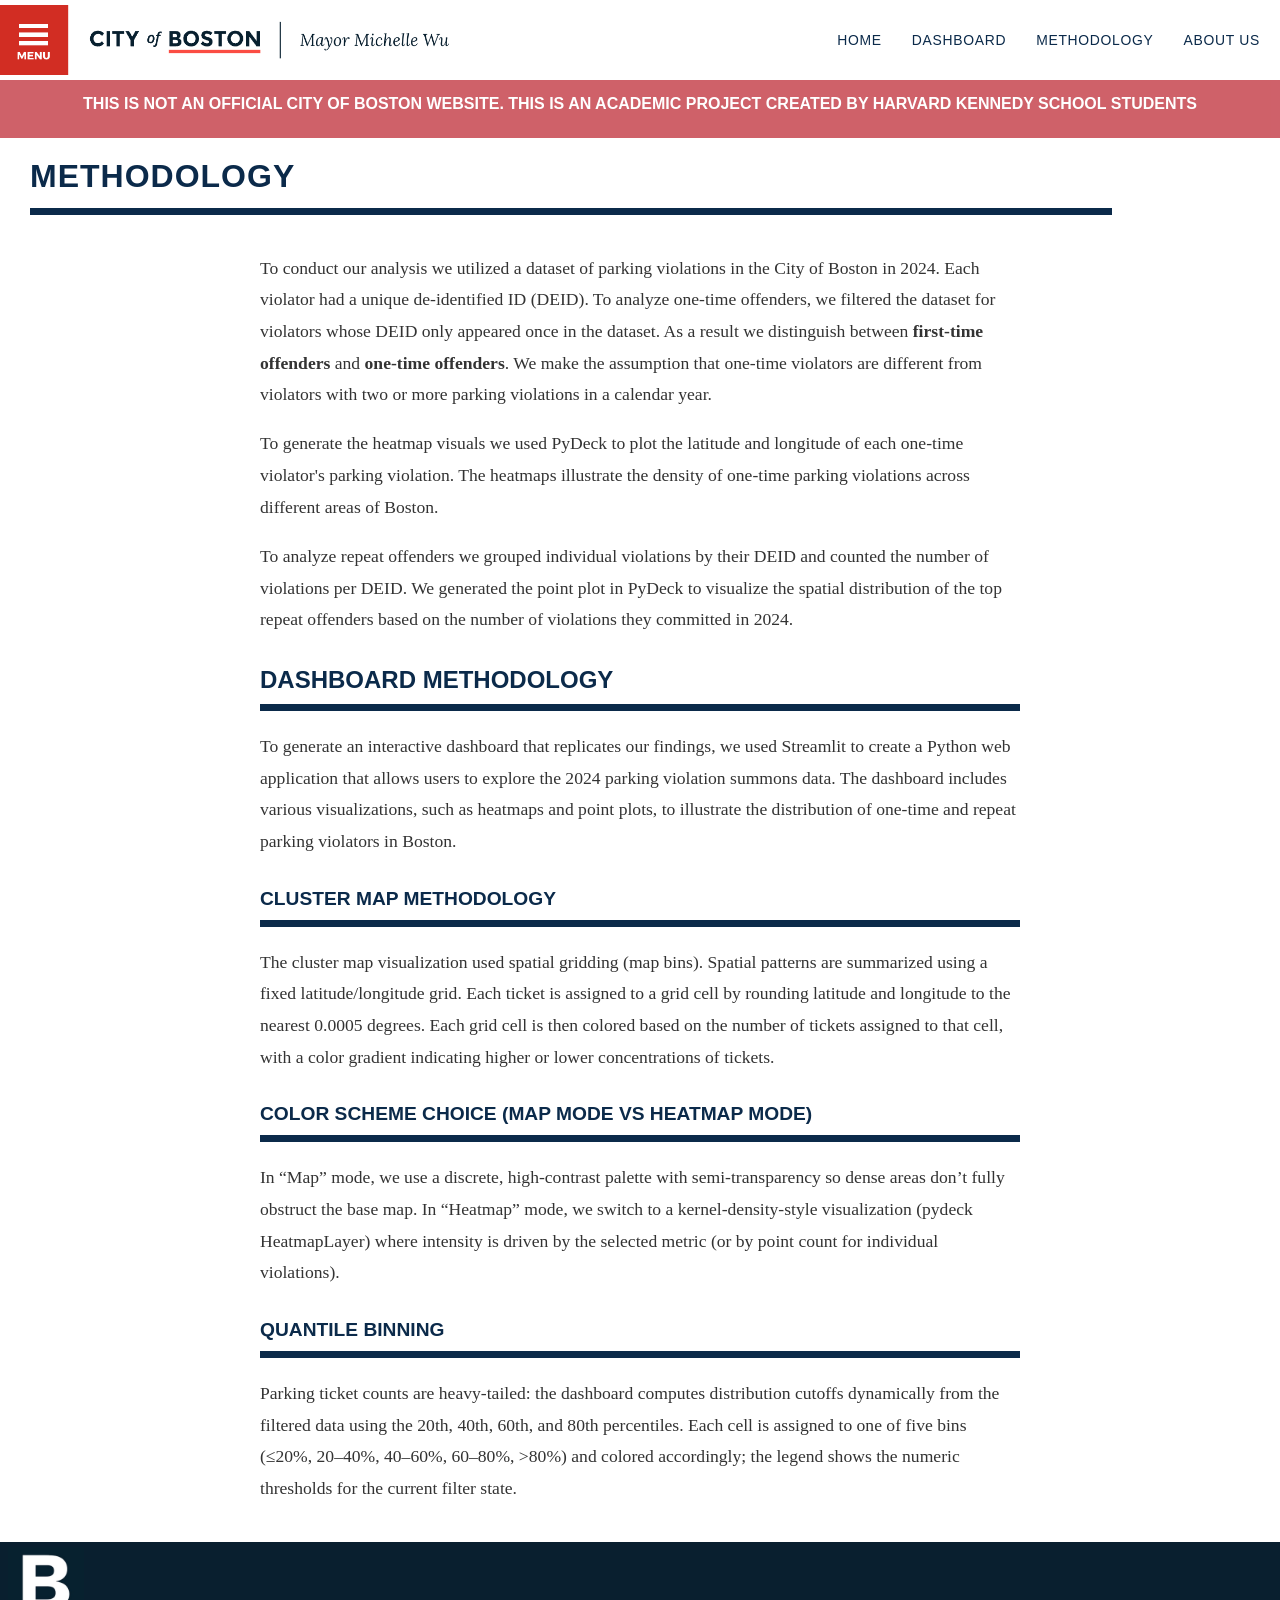
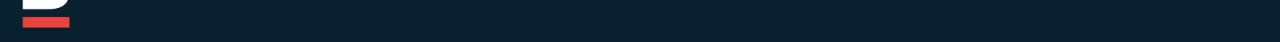
<file: methodology/methodology.html>
<!DOCTYPE html>
<html>
<head>
    <title>2024 Hazardous Parking Violations</title>
    <link rel="stylesheet" type="text/css" href="../styles/methodology.css"> <!-- references new methodology stylesheet to style the methodology page -->
  <script src="https://code4policy.com/c4p-notice.js" data-year="2026" data-name="Parking Enforcement: Violation Hotspots" defer></script>
</head>
<body>
    <header class="site-header">
        <div class="header-top">
            <img src="../images/michelle_wu_sign.png" alt="bostonlogo" width="80" class="logo">
            <nav class="top-nav">
                <a href="../index.html" class="nav-link">Home</a>
                <a href="https://boston-parking-violations-demo-ckw9.onrender.com/" class="nav-link" target="_blank">Dashboard</a>
                <a href="../methodology/methodology.html" class="nav-link">Methodology</a>
                <a href="../about_us/about_us.html" class="nav-link">About Us</a>
            </nav>
        </div>
        </div>
    </header>
    
    <div class="disclaimer-container methodology-page-disclaimer">
        <h3> This is not an official City of Boston website. This is an academic project created by Harvard Kennedy School students</h3> 
    </div> <!-- disclaimer at the top of the page -->

    <h1 class="header-text">Methodology</h1>

    <div class="content">
        <p>
            To conduct our analysis we utilized a dataset of parking violations in the City of Boston in 2024. Each violator had a unique de-identified ID (DEID). To analyze one-time offenders, we filtered the dataset for violators whose DEID only appeared once in the dataset. As a result we distinguish between <b>first-time offenders</b> and <b>one-time offenders</b>. We make the assumption that one-time violators are different from violators with two or more parking violations in a calendar year. 
        </p>

        <p>
            To generate the heatmap visuals we used PyDeck to plot the latitude and longitude of each one-time violator's parking violation. The heatmaps illustrate the density of one-time parking violations across different areas of Boston.
        </p>

        <p>
            To analyze repeat offenders we grouped individual violations by their DEID and counted the number of violations per DEID. We generated the point plot in PyDeck to visualize the spatial distribution of the top repeat offenders based on the number of violations they committed in 2024.
        </p>

        <h3>Dashboard Methodology</h3> <!-- used h3 to create the visual effect of a subheader within the general methodology section -->

              <p>
            To generate an interactive dashboard that replicates our findings, we used Streamlit to create a Python web application that allows users to explore the 2024 parking violation summons data. The dashboard includes various visualizations, such as heatmaps and point plots, to illustrate the distribution of one-time and repeat parking violators in Boston.   

        </p>

         <h4>Cluster Map Methodology</h4>

        <p>
             The cluster map visualization used spatial gridding (map bins). Spatial patterns are summarized using a fixed latitude/longitude grid. Each ticket is assigned to a grid cell by rounding latitude and longitude to the nearest 0.0005 degrees. Each grid cell is then colored based on the number of tickets assigned to that cell, with a color gradient indicating higher or lower concentrations of tickets.
        </p>

         <h4>Color scheme choice (map mode vs heatmap mode)</h4>
        <p>
              In “Map” mode, we use a discrete, high-contrast palette with semi-transparency so dense areas don’t fully obstruct the base map. In “Heatmap” mode, we switch to a kernel-density-style visualization (pydeck HeatmapLayer) where intensity is driven by the selected metric (or by point count for individual violations).
        </p>

        <h4>Quantile binning</h4>
        <p>
            Parking ticket counts are heavy-tailed: the dashboard computes distribution cutoffs dynamically from the filtered data using the 20th, 40th, 60th, and 80th percentiles. Each cell is assigned to one of five bins (≤20%, 20–40%, 40–60%, 60–80%, >80%) and colored accordingly; the legend shows the numeric thresholds for the current filter state. 
        </p>
    </div>
    
    <div class="separator-bar">
        <img src="../images/bostonlogo.jpg" alt="bostonlogo" class="separator-logo">
    </div>
    <!-- implement the same return to top button as the home page -->
    <!-- Back to Top Button -->
    <button id="backToTopBtn" class="back-to-top-btn" title="Go to top">
        <div class="button-content">
            <svg class="button-arrow" width="24" height="24" viewBox="0 0 24 24" fill="none" stroke="white" stroke-width="2">
                <polyline points="18 15 12 9 6 15"></polyline>
            </svg>
            <span class="button-text">BACK TO TOP</span>
        </div>
    </button>

    <script>
        // Get the back to top button
        const backToTopBtn = document.getElementById('backToTopBtn');
        
        // Function to handle scroll events
        function handleScroll() {
            // Get the Methodology header element
            const methodologyHeader = document.querySelector('.header-text');
            
            if (methodologyHeader) {
                // Get the position of the Methodology header
                const headerRect = methodologyHeader.getBoundingClientRect();
                
                // Show button if the header is above the viewport (no longer visible)
                if (headerRect.top < 0) {
                    backToTopBtn.classList.add('show');
                } else {
                    backToTopBtn.classList.remove('show');
                }
            }
        }
        
        // Add scroll event listener
        window.addEventListener('scroll', handleScroll);
        
        // Add click event listener to button
        backToTopBtn.addEventListener('click', function() {
            window.scrollTo({
                top: 0,
                behavior: 'smooth'
            });
        });
    </script>
</body>
</html>
</file>
<file: styles/stylehome.css>
@import url('https://fonts.googleapis.com/css2?family=Lora:ital,wght@0,100;0,400;1,100;1,400&display=swap');
/* imported the lora font that City of Boston uses for its branding from Google Fonts */

.separator-bar {
    width: 100%;
    height: 100px;
    background-color: #091f2f;
    display: flex;
    align-items: center;
    position: relative;
}

.top-placeholder-heading {
    font-family: "Montserrat", system-ui, -apple-system, "Segoe UI", Roboto, "Helvetica Neue", Arial, sans-serif;
    font-size: 4.3em;
    font-weight: 900;
    color: #091f2f;
    text-transform: uppercase;
    margin: 250px auto 0 auto;
    padding: 60px 40px;
    line-height: 1.1;
    letter-spacing: -0.5px;
    background-color: #ffffff;
    max-width: 90%;
    box-sizing: border-box;
    position: relative;
    z-index: 10;
} /* used inspect to determine spacing and font size for the main heading from the City of Boston website. Maxed out the font-weight to 900 for emphasis */

.placeholder-subheader {
    font-family: Lora, Georgia, "Times New Roman", serif;
    font-size: 1.6em;
    color: #091f2f;
    font-style: italic;
    font-weight: 80;
    margin: -5px auto 30px auto;
    padding: 0 20px;
    max-width: 90%;
    box-sizing: border-box;
    line-height: 1.9;
} /* used a similar approach to the City of Boston website for the subheader */

.separator-logo {
    height: 90%;
    margin-left: 8px;
    object-fit: contain;
}

body {
    height: 100%;
    min-height: 100vh;
    display: flex;
    flex-direction: column;
    margin: 0;
    padding: 0;
}

p {
    font-family: Georgia, "Times New Roman", serif;
    font-size: 1.1em;
    color: #333;
    line-height: 1.8;
    font-weight: 400;
}

ul, li {
    font-family: Georgia, "Times New Roman", serif;
    font-size: 1.1em;
    color: #333;
    line-height: 1.8;
    font-weight: 400;
}

h2 {
    font-family: Arial, Helvetica, sans-serif;
    font-size: 2em;
    color: #0b2a4a;
    font-weight: 900;
    text-transform: uppercase;
    display: block;
    padding-bottom: 10px;
    margin-bottom: 20px;
    box-sizing: border-box;
    position: relative;
    padding-right: 0;
}

h2::after {
    content: '';
    position: absolute;
    bottom: 0;
    left: 0;
    height: 7px;
    width: calc(90vw - 40px);
    background-color: #0b2a4a;
} 

h3 {
    font-family: Arial, Helvetica, sans-serif;
    font-size: 1.5em;
    color: #0b2a4a;
    font-weight: 900;
    text-transform: uppercase;
    border-bottom: 7px solid #0b2a4a;
    display: block;
    padding-bottom: 10px;
    margin-bottom: 20px;
    margin-top: 30px;
    width: 100%;
    box-sizing: border-box;
}

h4 {
    font-family: Arial, Helvetica, sans-serif;
    font-size: 1.2em;
    color: #0b2a4a;
    font-weight: 900;
    text-transform: uppercase;
    border-bottom: 7px solid #0b2a4a;
    display: block;
    padding-bottom: 10px;
    margin-bottom: 20px;
    margin-top: 30px;
    width: 100%;
    box-sizing: border-box;
}

h2.smaller-header {
    font-size: 1.5em;
}

.site-header {
    text-align: left;
    padding: 0;
}

.header-top {
    display: flex;
    align-items: center;
    justify-content: flex-start;
    padding: 0;
    margin: 0;
    background-color: #fff;
    height: 80px;
}

/* Logo */
.logo {
    max-width: 460px;
    width: 460px;
    height: auto;
    display: block;
    flex-shrink: 0;
    object-fit: contain;
}

/* Top Navigation Bar */
.top-nav {
  background-color: #ffffff;
  display: flex;
  justify-content: flex-end;
  align-items: center;
  gap: 30px;
  padding: 0 20px;
  box-sizing: border-box;
  height: auto;
  flex: 1;
  flex-wrap: wrap;
}

.nav-link {
  color: #0b2a4a;
  text-decoration: none;
  font-weight: 250;
  text-transform: uppercase;
  font-family: Montserrat, Arial, sans-serif;
  font-size: 0.87em;
  white-space: nowrap;
  letter-spacing: 0.7px;

}  /* set the font size to .87 to try the guess the exact size of the tabs in the City of Boston website */

.nav-link:hover {
  color: red;
}  /* whenever a user hovers over a tab, this turns the color to red */

/* Header text left-aligned */
.header-text {
    margin: 0;
    padding: 20px 30px;
    font-size: 2em;
    color: #0b2a4a;
    font-family: Montserrat, sans-serif;
    font-weight: 900;
    text-transform: uppercase;
    display: inline-block;
    letter-spacing: 1px;
    position: relative;
}

.header-text::after {
    content: '';
    position: absolute;
    bottom: 0;
    left: 30px;
    height: 7px;
    width: calc(90vw - 70px);
    background-color: #0b2a4a;
}  /*adjusts the width of the underline for the header text in 'Mapping out the top repeat offenders' */

.separator-bar {
    width: 100%;
    height: 100px;
    background-color: #091f2f;
    display: flex;
    align-items: center;
    position: relative;
    margin-top: auto;
}

.full-width-image-section {
    width: 100%;
    display: flex;
    justify-content: center;
    padding: 0;
    margin: 0;
    position: absolute;
    left: 0;
    right: 0;
    top: 74px;
    z-index: 1;
}  

.full-width-image-section img {
    width: 100%;
    height: 400px;
    object-fit: cover;
    display: block;
}

/* Body content section */
.content-section {
    display: flex;
    align-items: center;
    justify-content: space-between;
    flex-wrap:wrap;
    padding: 20px;
    max-width: 1200px;
    margin: 20px auto;
    gap: 10px;
    box-sizing: border-box;
}

.side-by-side-content-section {
    display: flex;
    justify-content: space-between;
    gap: 40px;
    padding: 20px;
    max-width: 90%;
    margin: 20px auto;
    margin-bottom: 70px;
    box-sizing: border-box;
    position: relative;
    z-index: 1;
    background-color: rgba(255, 255, 255, 0.95);
    align-items: center;
}

.content-wrapper {
    flex: 1;
    min-width: 300px;
    display: flex;
    flex-direction: column;
    justify-content: flex-start;
}

.content-wrapper h2 {
    width: 100%;
    margin: 0 0 20px 0;
    text-align: left;
}

.header-top-section {
    padding: 20px;
    align-items: flex-start;
    margin-bottom: 0 !important;
    margin-top: -20px !important;
    background-color: rgba(255, 255, 255, 0.95);
}

.header-top-section h2 {
    margin: 0;
    text-align: left;
}

.header-top-section + .side-by-side-content-section {
    margin-top: 0 !important;
}

.side-by-side-content-section .text {
    flex: 1;
    min-width: 250px;
    max-width: 100%;
    margin: 0;
    text-align: left;
}

.side-by-side-content-section .image-item {
    flex: 1.8;
    min-width: 400px;
    display: flex;
    justify-content: center;
    align-items: center;
}  /* increased the size of the image container to better display images. Some of the maps would be hard to read otherwise  */



.side-by-side-section {
    display: flex;
    justify-content: center;
    gap: 10px;
    padding: 20px;
    max-width: 70%;
    margin: 5px auto;
    box-sizing: border-box;
    flex-wrap: wrap;
    position: relative;
    z-index: 10;
    background-color: rgba(255, 255, 255, 0.95);
}

.side-by-side-section .image-item img {
    max-width: 100%;
    height: auto;
    object-fit: contain;
    max-height: 400px;
}

.image-item {
    flex: 1;
    min-width: 300px;
    display: flex;
    justify-content: center;
}

.image-item img {
    max-width: 100%;
    height: auto;
    object-fit: contain;
}

img[src*="top_five"] {
    border: 1px solid #e8e8e8;
}

.allston-image img {
    max-width: 100%;
    height: auto;
    object-fit: contain;
    max-height: 700px;
    max-width: 900px;
}

.content-section .text {
    flex: 1;
    max-width: 500px;
    margin: 0;
    text-align:left; 


}
.content-section .image-container{
 margin-left: 100px;
 flex-shrink: 0;

}

/*make image in square container*/ 
.content-section .image-container img {  
  width: 500px;
  max-width: 500px;
  object-fit: cover;
  border: 3px solid #0b2a4a;
  border-radius: 8px;
            
}

.disclaimer-container {
    width: 100%;
    background-color: #c74650;
    padding: 15px 0;
    text-align: center;
    position: absolute;
    top: 80px;
    left: 0;
    right: 0;
    z-index: 1000;
    margin: 0;
    opacity: 0.85;
}

.methodology-page-disclaimer {
    position: static;
    top: auto;
    left: auto;
    right: auto;
    z-index: auto;
}

.blue-background-section {
    width: 100%;
    background-color: #091f2f;
    padding: 60px 0 40px 0;
    display: flex;
    flex-direction: column;
    align-items: flex-start;
    position: relative;
    z-index: 10;
    margin-top: 0;
     /* set the background color and padding for the blue section to match the City of Boston website. Thi was so that the user did not become bored with the navigation experience */
}

.blue-background-section .side-by-side-content-section {
    background-color: transparent;
    margin-left: 20px !important;
    margin-right: auto !important;
}

.blue-background-section .side-by-side-content-section h2,
.blue-background-section .header-top-section h2 {
    color: white;
    border-bottom-color: white;
}

.blue-background-section .header-top-section h2::after {
    background-color: white;
}

.blue-background-section .text,
.blue-background-section p {
    color: white;
}

.disclaimer-container h3 {
    text-align: center;           
    font-size: 1.0em;             
    font-family: Helvetica, sans-serif;  
    color: #ffffff;
    font-style: normal;
    font-weight: bold;
    margin: 0;
    border-bottom: none;
    white-space: nowrap;
    overflow: hidden;
    text-overflow: ellipsis;
}

/* Back to Top Button */
.back-to-top-btn {
    position: fixed;
    bottom: 40px;
    right: 18px;
    padding: 12px 10px;
    background-color: #808080;
    color: white;
    border: none;
    border-radius: 5px;
    cursor: pointer;
    display: flex;
    align-items: center;
    justify-content: center;
    opacity: 0;
    visibility: hidden;
    transition: opacity 0.3s ease, visibility 0.3s ease;
    box-shadow: 0 4px 12px rgba(0, 0, 0, 0.15);
    z-index: 999;
}

.button-content {
    display: flex;
    flex-direction: column;
    align-items: center;
    gap: 4px;
}

.button-arrow {
    width: 20px;
    height: 20px;
    flex-shrink: 0;
}

.button-text {
    font-weight: bold;
    font-size: 11px;
    font-family: Arial, sans-serif;
    white-space: nowrap;
    line-height: 1;
}

.back-to-top-btn:hover {
    background-color: #696969;
    box-shadow: 0 6px 16px rgba(0, 0, 0, 0.2);
}  /* set the color of the back-to-top navigation button to a light gray */

.back-to-top-btn.show {
    opacity: 1;
    visibility: visible;
}
</file>
<file: styles/ourteam.css>
body {
  font-family: Arial, sans-serif;
  background-color: #f9f9f9;
  margin: 0;
  padding: 0;
}

.site-header {
    text-align: left;
    padding: 0;
}

.header-top {
    display: flex;
    align-items: center;
    justify-content: flex-start;
    padding: 0;
    margin: 0;
    background-color: #ffffff;
    height: 80px;
}

/* Logo */
.logo {
    max-width: 460px;
    width: 460px;
    height: auto;
    display: block;
    flex-shrink: 0;
    object-fit: contain;
}

/* Top Navigation Bar */
.top-nav {
  background-color: #ffffff;
  display: flex;
  justify-content: flex-end;
  align-items: center;
  gap: 30px;
  padding: 0 20px;
  box-sizing: border-box;
  height: auto;
  flex: 1;
  flex-wrap: wrap;
}

.nav-link {
  color: #0b2a4a;
  text-decoration: none;
  font-weight: 300;
  text-transform: uppercase;
  font-family: Arial, Helvetica, sans-serif;
  font-size: 0.85em;
  white-space: nowrap;
  letter-spacing: 0.25px;
}

.nav-link:hover {
  color: red;
}

h1 {
  margin: 0;
  padding: 20px 30px;
  font-size: 2.8em;
  color: #0b2a4a;
  font-family: Montserrat, sans-serif;
  font-weight: 900;
  text-transform: uppercase;
  border-bottom: 9px solid #0b2a4a;
  display: inline-block;
  letter-spacing: 1px;
}

.team-container {
  display: flex;
  justify-content: space-around;
  flex-wrap: wrap;
  margin-top: 30px;
  gap: 20px;
  margin-bottom: 30px;
}

.team-member {
  background-color: white;
  border: 2px solid #0b2a4a; /* blue border around each box */
  border-radius: 10px;
  width: 300px;
  text-align: center;
  padding: 20px;
  box-shadow: 0 4px 6px rgba(0,0,0,0.1);
  transition: transform 0.2s;
}

.team-member:hover {
  transform: translateY(-5px);
}

.team-member img {
  width: 150px;
  height: 150px;
  border-radius: 50%;
  border: 3px solid #0b2a4a; /* blue border around image */
  object-fit: cover;
  margin-bottom: 15px;
}

.team-member h2 {
  margin: 10px 0 5px 0;
  color: #0b2a4a;
}

.team-member p {
  font-family: Georgia, "Times New Roman", serif;
  font-size: 1.1em;
  color: #333;
  line-height: 1.8;
  font-weight: 400;
}

@media (max-width: 1000px) {
  .team-container {
    flex-direction: column;
    align-items: center;
  }
}

.separator-bar {

  height: 30px;
  background-color: #0b2a4a; /* dark blue */
  width: 100%;
  margin-bottom: 30px;

}

.home-button {
  display: inline-flex;
  align-items: center;
  gap: 8px;
  padding: 12px 20px;
  margin-bottom: 50px;

  font-family: 'Inter', Arial, sans-serif;
  font-size: 0.95rem;
  font-weight: 500;

  color: #ffffff;
  background-color: #CC5500;
  text-decoration: none;

  border-radius: 999px; /* pill shape */
  box-shadow: 0 6px 12px rgba(11, 42, 74, 0.25);

  transition: 
    background-color 0.2s ease,
    transform 0.15s ease,
    box-shadow 0.15s ease;
}

/* Hover effect */
.home-button:hover {
  background-color: #143d66;
  transform: translateY(-2px);
  box-shadow: 0 10px 18px rgba(11, 42, 74, 0.3);
}

/* Keyboard accessibility */
.home-button:focus {
  outline: none;
  box-shadow: 0 0 0 3px rgba(11, 42, 74, 0.35);
}

/* Optional: fix it to the top-left corner */
.home-button.fixed {
  position: fixed;
  top: 20px;
  left: 20px;
  z-index: 1000;
}

.disclaimer-container {
    width: 100%;
    background-color: #c74650;
    padding: 15px 0;
    text-align: center;
    position: relative;
    z-index: 1000;
    margin: 0;
    opacity: 0.85;
}

.disclaimer-container h3 {
    text-align: center;           
    font-size: 1.0em;             
    font-family: Helvetica, sans-serif;  
    color: #ffffff;
    font-style: normal;
    font-weight: bold;
    margin: 0;
    border-bottom: none;
    white-space: nowrap;
    overflow: hidden;
    text-overflow: ellipsis;
}
</file>
<file: styles/about_us.css>
@import url('https://fonts.googleapis.com/css2?family=Lora:ital,wght@0,100;0,400;1,100;1,400&display=swap');
/* imported the lora font that City of Boston uses for its branding from Google Fonts */

html, body {
    height: 100%;
    margin: 0;
    padding: 0;
}

body {
    min-height: 100vh;
    display: flex;
    flex-direction: column;
    margin: 0;
    padding: 0;
}

p {
    font-family: Georgia, "Times New Roman", serif;
    font-size: 1.1em;
    color: #333;
    line-height: 1.8;
    font-weight: 400;
} /* set paragraph styling for about us page to align with the rest of the site, consistency is key! */

.content {
    max-width: 800px;
    margin: 0 auto;
    padding: 20px;
    box-sizing: border-box;
}

ul, li {
    font-family: Georgia, "Times New Roman", serif;
    font-size: 1.1em;
    color: #333;
    line-height: 2;
    font-weight: 400;
}

h3 {
    font-family: Arial, Helvetica, sans-serif;
    font-size: 1.5em;
    color: #0b2a4a;
    font-weight: 900;
    text-transform: uppercase;
    border-bottom: 7px solid #0b2a4a;
    display: block;
    padding-bottom: 10px;
    margin-bottom: 20px;
    margin-top: 30px;
    width: 100%;
    box-sizing: border-box;
}

h4 {
    font-family: Arial, Helvetica, sans-serif;
    font-size: 1.2em;
    color: #0b2a4a;
    font-weight: 900;
    text-transform: uppercase;
    border-bottom: 7px solid #0b2a4a;
    display: block;
    padding-bottom: 10px;
    margin-bottom: 20px;
    margin-top: 30px;
    width: 100%;
    box-sizing: border-box;
}

.site-header {
    text-align: left;
    padding: 0;
}

.header-top {
    display: flex;
    align-items: center;
    justify-content: flex-start;
    padding: 0;
    margin: 0;
    background-color: #fff;
    height: 80px;
}

/* Logo */
.logo {
    max-width: 460px;
    width: 460px;
    height: auto;
    display: block;
    flex-shrink: 0;
    object-fit: contain;
}

/* Top Navigation Bar */
.top-nav {
  background-color: #ffffff;
  display: flex;
  justify-content: flex-end;
  align-items: center;
  gap: 30px;
  padding: 0 20px;
  box-sizing: border-box;
  height: auto;
  flex: 1;
  flex-wrap: wrap;
}

.nav-link {
  color: #0b2a4a;
  text-decoration: none;
  font-weight: 250;
  text-transform: uppercase;
  font-family: Montserrat, Arial, sans-serif;
  font-size: 0.87em;
  white-space: nowrap;
  letter-spacing: 0.7px;
}

.nav-link:hover {
  color: red;
}  /* changed hover color to red to match the City of Boston site */

/* Header text left-aligned */
.header-text {
    margin: 0;
    padding: 20px 30px;
    font-size: 2em;
    color: #0b2a4a;
    font-family: Montserrat, sans-serif;
    font-weight: 900;
    text-transform: uppercase;
    display: inline-block;
    letter-spacing: 1px;
    position: relative;
}

.header-text::after {
    content: '';
    position: absolute;
    bottom: 0;
    left: 30px;
    height: 7px;
    width: calc(90vw - 70px);
    background-color: #0b2a4a;
}

.separator-bar {
    width: 100%;
    height: 100px;
    background-color: #091f2f;
    display: flex;
    align-items: center;
    position: relative;
    margin-top: auto;
}

.separator-logo {
    height: 90%;
    margin-left: 8px;
    object-fit: contain;
}

.disclaimer-container {
    width: 100%;
    background-color: #c74650;
    padding: 15px 0;
    text-align: center;
    position: absolute;
    top: 80px;
    left: 0;
    right: 0;
    z-index: 1000;
    margin: 0;
    opacity: 0.85;
} /* set the disclaimer container styling for the about us page to red so that users know it is not an official City of Boston website */

.about-us-page-disclaimer {
    position: static;
    top: auto;
    left: auto;
    right: auto;
    z-index: auto;
}

.disclaimer-container h3 {
    text-align: center;           
    font-size: 1.0em;             
    font-family: Helvetica, sans-serif;  
    color: #ffffff;
    font-style: normal;
    font-weight: bold;
    margin: 0;
    border-bottom: none;
    white-space: nowrap;
    overflow: hidden;
    text-overflow: ellipsis;
}

/* Team Container */
.team-container {
    display: flex;
    justify-content: space-around;
    flex-wrap: wrap;
    margin-top: 30px;
    gap: 20px;
    margin-bottom: 30px;
    max-width: 90%;
    margin-left: auto;
    margin-right: auto;
}

.team-member {
    background-color: white;
    border: 2px solid #0b2a4a;
    border-radius: 10px;
    width: 300px;
    text-align: center;
    padding: 20px;
    box-shadow: 0 4px 6px rgba(0,0,0,0.1);
    transition: transform 0.2s;
}

.team-member:hover {
    transform: translateY(-5px);
}

.team-member img {
    width: 150px;
    height: 150px;
    border-radius: 50%;
    border: 3px solid #0b2a4a;
    object-fit: cover;
    margin-bottom: 15px;
}

.team-member h2 {
    font-family: Arial, Helvetica, sans-serif;
    font-size: 1.3em;
    color: #0b2a4a;
    font-weight: 900;
    text-transform: uppercase;
    margin: 10px 0 5px 0;
}

.team-member p {
    font-family: Georgia, "Times New Roman", serif;
    font-size: 1.1em;
    color: #333;
    line-height: 1.8;
    font-weight: 400;
}

@media (max-width: 1000px) {
    .team-container {
        flex-direction: column;
        align-items: center;
    }
} /* Responsive design for smaller screens */
</file>
<file: styles/methodology.css>
@import url('https://fonts.googleapis.com/css2?family=Lora:ital,wght@0,100;0,400;1,100;1,400&display=swap');
/* imported the lora font that City of Boston uses for its branding from Google Fonts */

html, body {
    height: 100%;
    margin: 0;
    padding: 0;
}

body {
    min-height: 100vh;
    display: flex;
    flex-direction: column;
    margin: 0;
    padding: 0;
}

p {
    font-family: Georgia, "Times New Roman", serif;
    font-size: 1.1em;
    color: #333;
    line-height: 1.8;
    font-weight: 400;
}

.content {
    max-width: 800px;
    margin: 0 auto;
    padding: 20px;
    box-sizing: border-box;
}

ul, li {
    font-family: Georgia, "Times New Roman", serif;
    font-size: 1.1em;
    color: #333;
    line-height: 2;
    font-weight: 400;
}

h2 {
    font-family: Arial, Helvetica, sans-serif;
    font-size: 2em;
    color: #0b2a4a;
    font-weight: 900;
    text-transform: uppercase;
    display: block;
    padding-bottom: 10px;
    margin-bottom: 20px;
    box-sizing: border-box;
    position: relative;
    padding-right: 0;
}

h2::after {
    content: '';
    position: absolute;
    bottom: 0;
    left: 0;
    height: 7px;
    width: calc(90vw - 40px);
    background-color: #0b2a4a;
}

h3 {
    font-family: Arial, Helvetica, sans-serif;
    font-size: 1.5em;
    color: #0b2a4a;
    font-weight: 900;
    text-transform: uppercase;
    border-bottom: 7px solid #0b2a4a;
    display: block;
    padding-bottom: 10px;
    margin-bottom: 20px;
    margin-top: 30px;
    width: 100%;
    box-sizing: border-box;
}

h4 {
    font-family: Arial, Helvetica, sans-serif;
    font-size: 1.2em;
    color: #0b2a4a;
    font-weight: 900;
    text-transform: uppercase;
    border-bottom: 7px solid #0b2a4a;
    display: block;
    padding-bottom: 10px;
    margin-bottom: 20px;
    margin-top: 30px;
    width: 100%;
    box-sizing: border-box;
}

.site-header {
    text-align: left;
    padding: 0;
}

.header-top {
    display: flex;
    align-items: center;
    justify-content: flex-start;
    padding: 0;
    margin: 0;
    background-color: #fff;
    height: 80px;
}

/* Logo */
.logo {
    max-width: 460px;
    width: 460px;
    height: auto;
    display: block;
    flex-shrink: 0;
    object-fit: contain;
}

/* Top Navigation Bar */
.top-nav {
  background-color: #ffffff;
  display: flex;
  justify-content: flex-end;
  align-items: center;
  gap: 30px;
  padding: 0 20px;
  box-sizing: border-box;
  height: auto;
  flex: 1;
  flex-wrap: wrap;
}

.nav-link {
  color: #0b2a4a;
  text-decoration: none;
  font-weight: 250;
  text-transform: uppercase;
  font-family: Montserrat, Arial, sans-serif;
  font-size: 0.87em;
  white-space: nowrap;
  letter-spacing: 0.7px;
}

.nav-link:hover {
  color: red;
}  /* changed hover color to red to match the City of Boston site */

/* Header text left-aligned */
.header-text {
    margin: 0;
    padding: 20px 30px;
    font-size: 2em;
    color: #0b2a4a;
    font-family: Montserrat, sans-serif;
    font-weight: 900;
    text-transform: uppercase;
    display: inline-block;
    letter-spacing: 1px;
    position: relative;
}

.header-text::after {
    content: '';
    position: absolute;
    bottom: 0;
    left: 30px;
    height: 7px;
    width: calc(90vw - 70px);
    background-color: #0b2a4a;
}

.separator-bar {
    width: 100%;
    height: 100px;
    background-color: #091f2f;
    display: flex;
    align-items: center;
    position: relative;
    margin-top: auto;
}

.separator-logo {
    height: 90%;
    margin-left: 8px;
    object-fit: contain;
}


.disclaimer-container {
    width: 100%;
    background-color: #c74650;
    padding: 15px 0;
    text-align: center;
    position: absolute;
    top: 80px;
    left: 0;
    right: 0;
    z-index: 1000;
    margin: 0;
    opacity: 0.85;
} /* set the disclaimer container styling for the methodology page to red so that users know it is not an official City of Boston website */

.methodology-page-disclaimer {
    position: static;
    top: auto;
    left: auto;
    right: auto;
    z-index: auto;
}


.disclaimer-container h3 {
    text-align: center;           
    font-size: 1.0em;             
    font-family: Helvetica, sans-serif;  
    color: #ffffff;
    font-style: normal;
    font-weight: bold;
    margin: 0;
    border-bottom: none;
    white-space: nowrap;
    overflow: hidden;
    text-overflow: ellipsis;
}

/* Back to Top Button */
.back-to-top-btn {
    position: fixed;
    bottom: 40px;
    right: 18px;
    padding: 12px 10px;
    background-color: #808080;
    color: white;
    border: none;
    border-radius: 5px;
    cursor: pointer;
    display: flex;
    align-items: center;
    justify-content: center;
    opacity: 0;
    visibility: hidden;
    transition: opacity 0.3s ease, visibility 0.3s ease;
    box-shadow: 0 4px 12px rgba(0, 0, 0, 0.15);
    z-index: 999;
}

.button-content {
    display: flex;
    flex-direction: column;
    align-items: center;
    gap: 4px;
}

.button-arrow {
    width: 20px;
    height: 20px;
    flex-shrink: 0;
}

.button-text {
    font-weight: bold;
    font-size: 11px;
    font-family: Arial, sans-serif;
    white-space: nowrap;
    line-height: 1;
}

.back-to-top-btn:hover {
    background-color: #696969;
    box-shadow: 0 6px 16px rgba(0, 0, 0, 0.2);
}

.back-to-top-btn.show {
    opacity: 1;
    visibility: visible;
}
</file>
